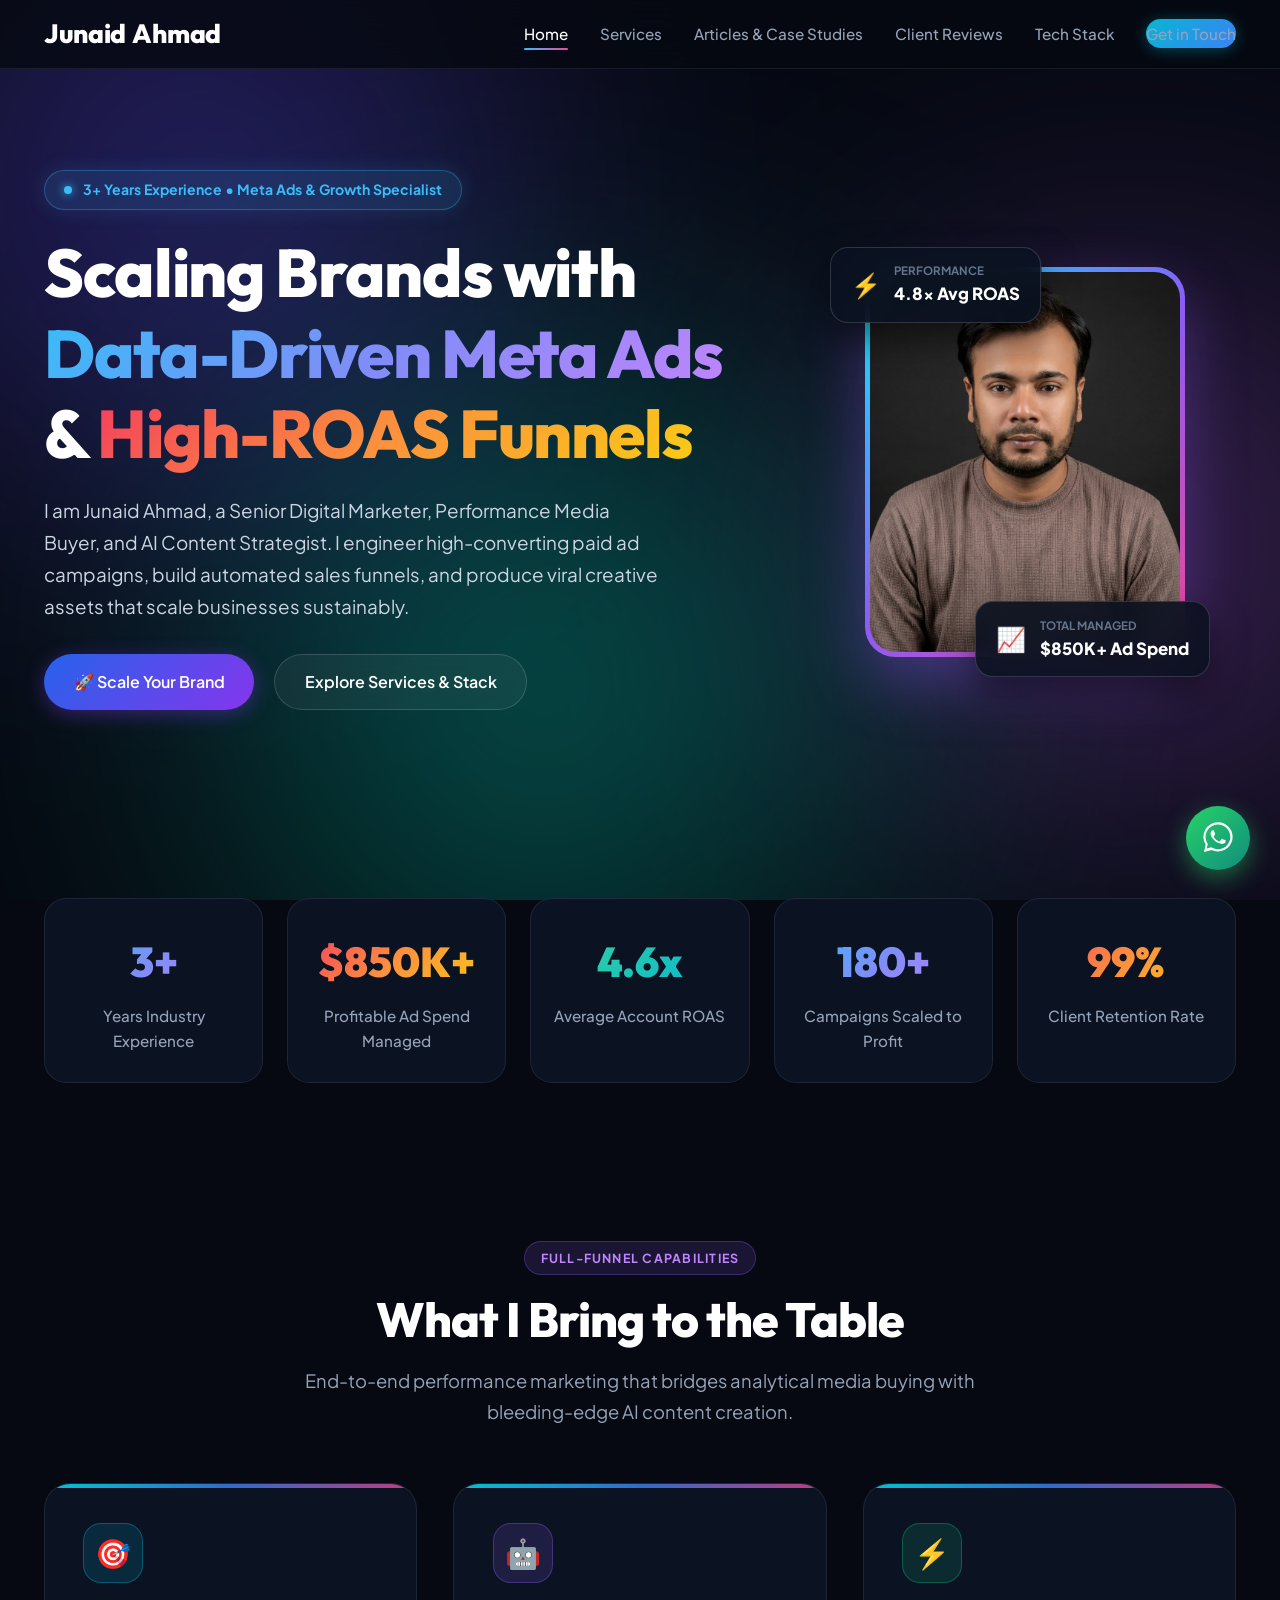
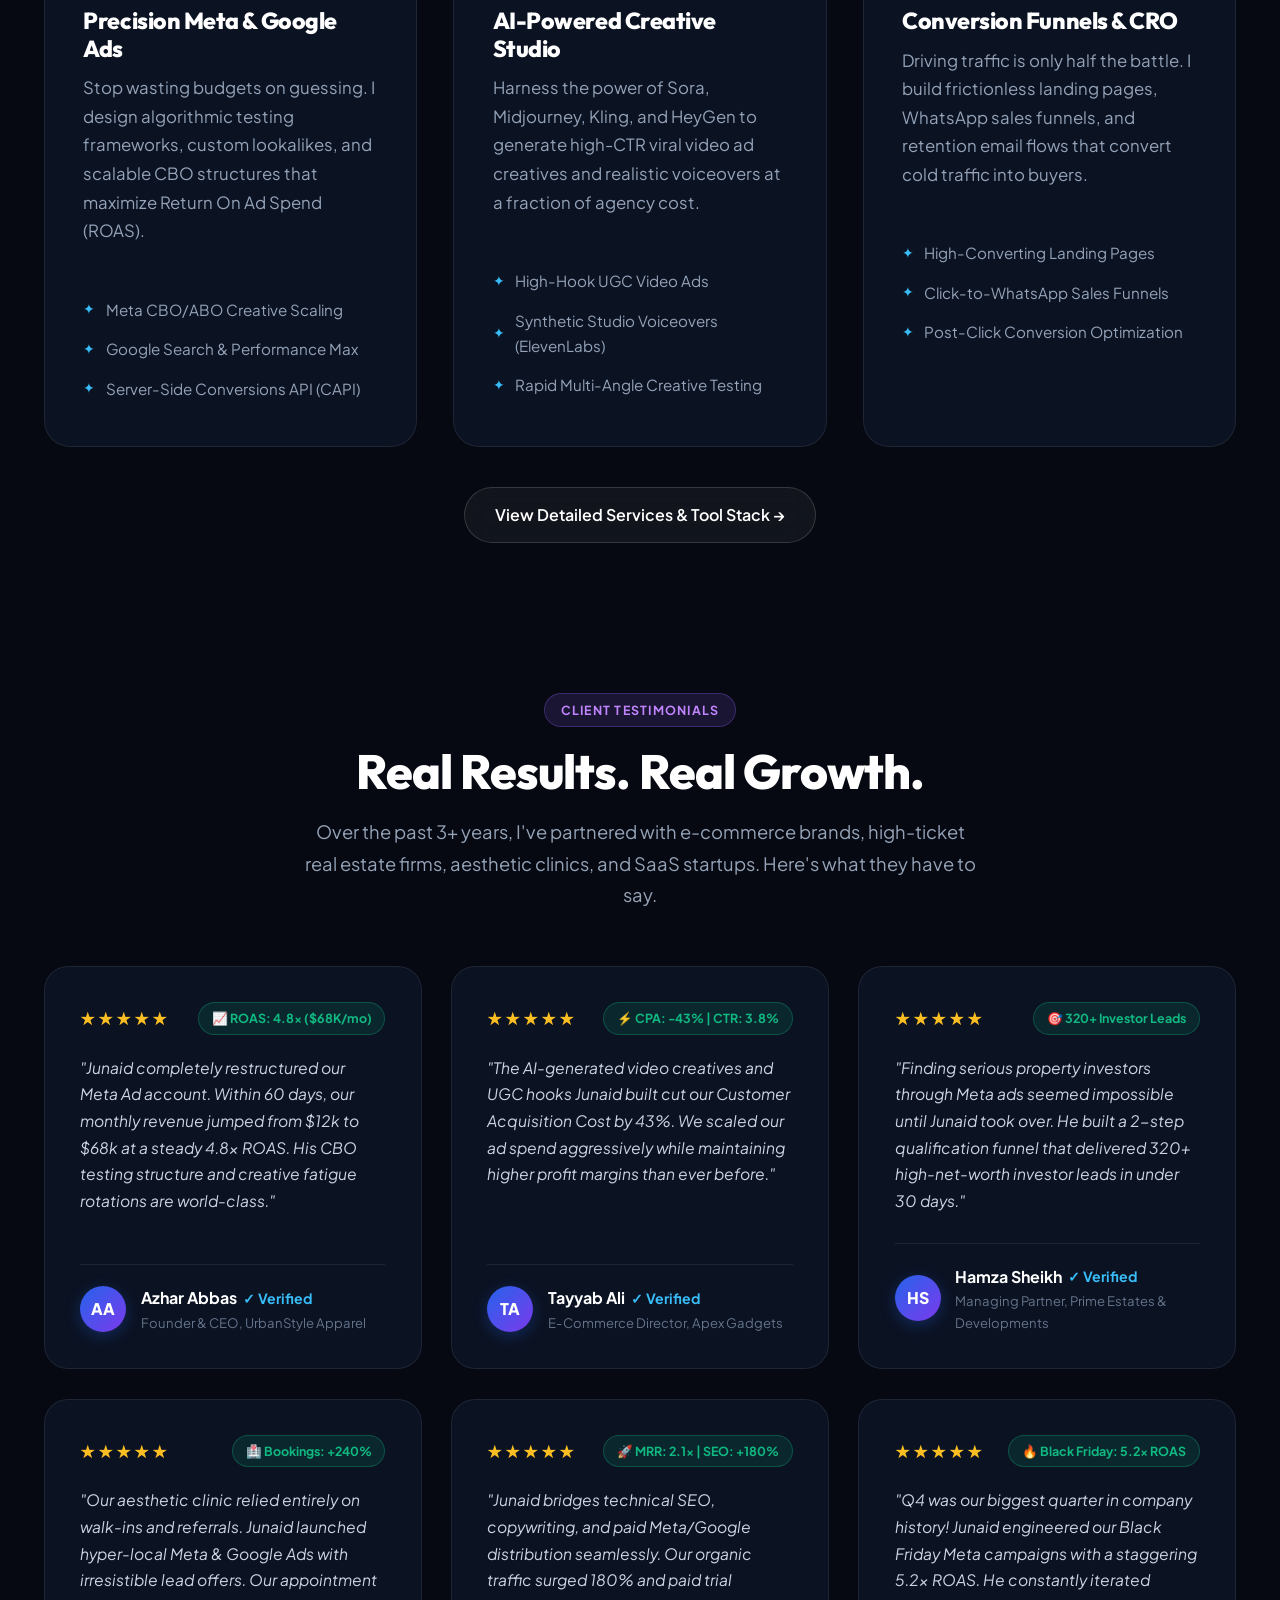
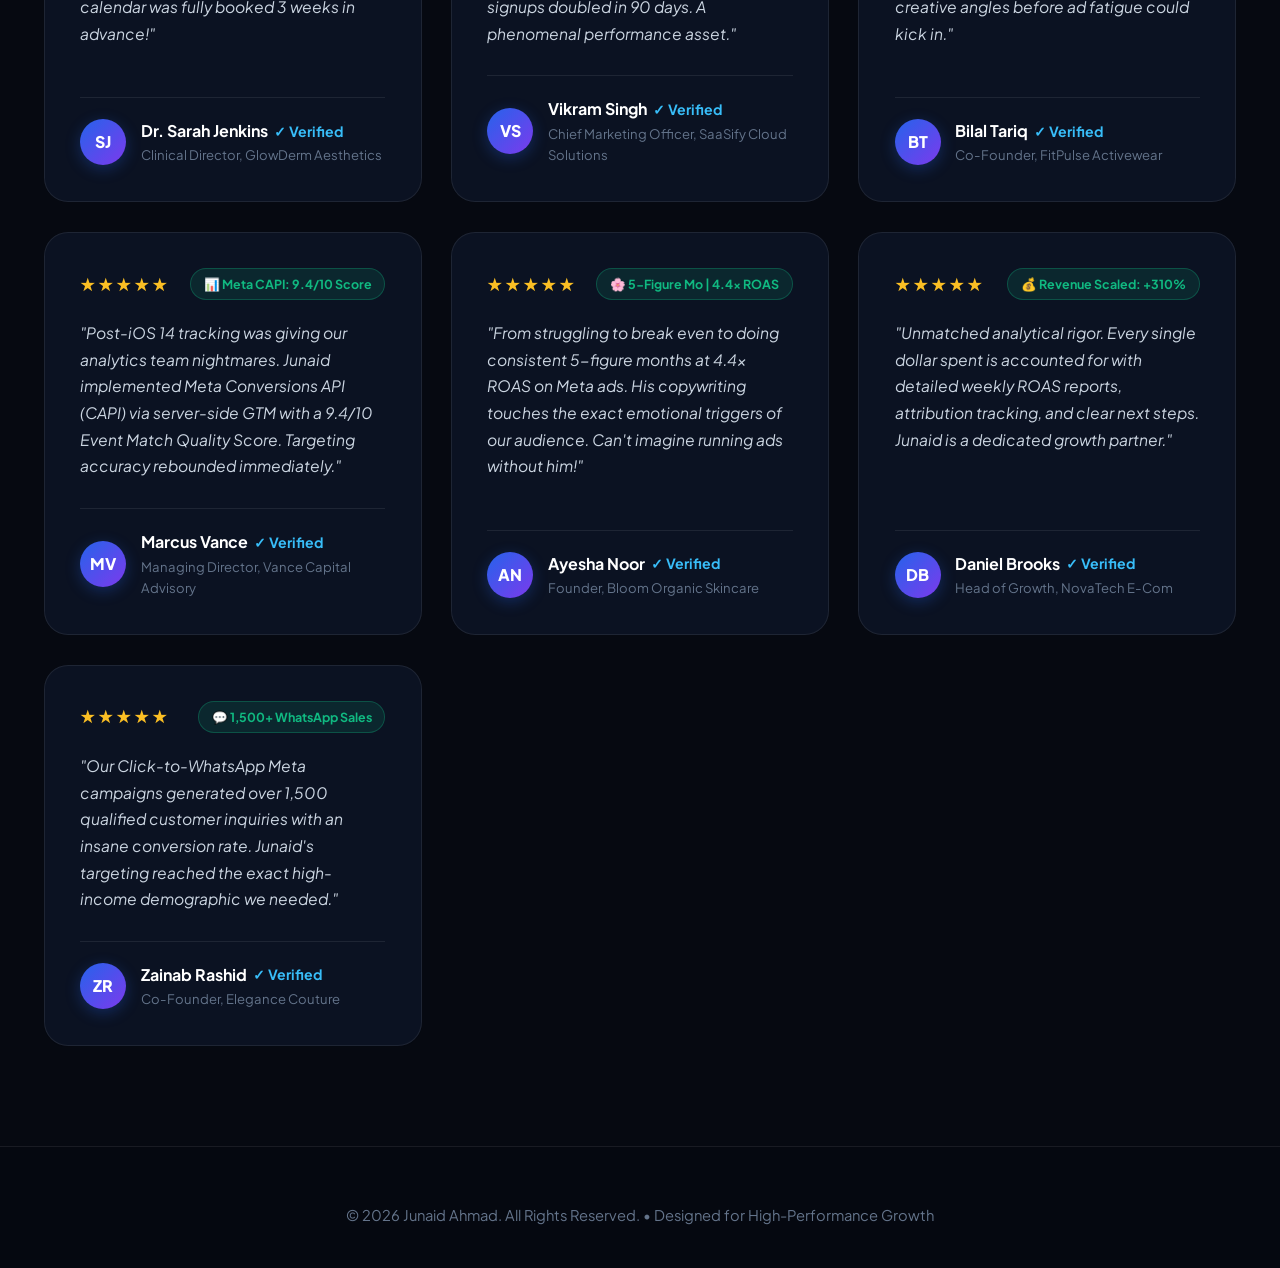
<file: index.html>
<!DOCTYPE html>
<html lang="en">
<head>
    <meta charset="UTF-8">
    <meta name="viewport" content="width=device-width, initial-scale=1.0">
    <title>Junaid Ahmad | Senior Digital Marketer & Meta Ads Specialist</title>
    <meta name="description" content="Portfolio of Junaid Ahmad: 3+ Years of Proven Experience in High-ROAS Meta Ads, Full-Funnel Growth, AI Creative Strategy, and SEO Content.">
    <link rel="stylesheet" href="style.css?v=4">
</head>
<body>
    <!-- Ambient Aurora Glows -->
    <div class="aurora-bg">
        <div class="aurora-orb orb-1"></div>
        <div class="aurora-orb orb-2"></div>
        <div class="aurora-orb orb-3"></div>
    </div>

    <!-- Navigation -->
    <nav class="navbar">
        <div class="container nav-container">
            <div class="logo">
                <a href="index.html">
                    Junaid <span>Ahmad</span>
                </a>
            </div>
            <ul class="nav-links">
                <li><a href="index.html" class="active">Home</a></li>
                <li><a href="services.html">Services</a></li>
                <li><a href="articles.html">Articles & Case Studies</a></li>
                <li><a href="#reviews">Client Reviews</a></li>
                <li><a href="services.html#stack">Tech Stack</a></li>
                <li><a href="contact.html" class="btn-small">Get in Touch</a></li>
            </ul>
        </div>
    </nav>

    <!-- Hero Section -->
    <header class="hero" id="home">
        <div class="container hero-container">
            <div class="hero-content">
                <div class="hero-pill">
                    <span class="pulse-dot"></span>
                    <span>3+ Years Experience • Meta Ads & Growth Specialist</span>
                </div>
                <h1>Scaling Brands with <span class="text-gradient">Data-Driven Meta Ads</span> & <span class="text-gradient-fire">High-ROAS Funnels</span></h1>
                <p>I am Junaid Ahmad, a Senior Digital Marketer, Performance Media Buyer, and AI Content Strategist. I engineer high-converting paid ad campaigns, build automated sales funnels, and produce viral creative assets that scale businesses sustainably.</p>
                
                <div class="hero-buttons">
                    <a href="contact.html" class="btn btn-primary">🚀 Scale Your Brand</a>
                    <a href="services.html" class="btn btn-secondary">Explore Services & Stack</a>
                </div>
            </div>

            <div class="hero-image-col">
                <div class="profile-card-wrapper">
                    <!-- Floating Stat Chip Top -->
                    <div class="float-chip float-top">
                        <span class="chip-icon">⚡</span>
                        <div class="chip-text">
                            <div class="sub">Performance</div>
                            <div class="val">4.8x Avg ROAS</div>
                        </div>
                    </div>

                    <img src="profile.jpg" alt="Junaid Ahmad - Performance Marketer" class="profile-img">

                    <!-- Floating Stat Chip Bottom -->
                    <div class="float-chip float-bottom">
                        <span class="chip-icon">📈</span>
                        <div class="chip-text">
                            <div class="sub">Total Managed</div>
                            <div class="val">$850K+ Ad Spend</div>
                        </div>
                    </div>
                </div>
            </div>
        </div>
    </header>

    <!-- Metrics & Experience Highlights Bar -->
    <section class="metrics-section">
        <div class="container">
            <div class="metrics-grid">
                <div class="metric-card">
                    <div class="metric-val text-gradient">3+</div>
                    <div class="metric-lbl">Years Industry Experience</div>
                </div>
                <div class="metric-card">
                    <div class="metric-val text-gradient-fire">$850K+</div>
                    <div class="metric-lbl">Profitable Ad Spend Managed</div>
                </div>
                <div class="metric-card">
                    <div class="metric-val text-gradient-emerald">4.6x</div>
                    <div class="metric-lbl">Average Account ROAS</div>
                </div>
                <div class="metric-card">
                    <div class="metric-val text-gradient">180+</div>
                    <div class="metric-lbl">Campaigns Scaled to Profit</div>
                </div>
                <div class="metric-card">
                    <div class="metric-val text-gradient-fire">99%</div>
                    <div class="metric-lbl">Client Retention Rate</div>
                </div>
            </div>
        </div>
    </section>

    <!-- Services Overview Quick Peek -->
    <section class="services-section" style="padding: 70px 0 50px;">
        <div class="container">
            <div class="section-header center">
                <span class="badge-tag">Full-Funnel Capabilities</span>
                <h2>What I Bring to the Table</h2>
                <p>End-to-end performance marketing that bridges analytical media buying with bleeding-edge AI content creation.</p>
            </div>

            <div class="services-grid">
                <div class="service-card">
                    <div class="service-icon-box icon-cyan">🎯</div>
                    <h3>Precision Meta & Google Ads</h3>
                    <p>Stop wasting budgets on guessing. I design algorithmic testing frameworks, custom lookalikes, and scalable CBO structures that maximize Return On Ad Spend (ROAS).</p>
                    <ul class="service-bullets">
                        <li>Meta CBO/ABO Creative Scaling</li>
                        <li>Google Search & Performance Max</li>
                        <li>Server-Side Conversions API (CAPI)</li>
                    </ul>
                </div>

                <div class="service-card">
                    <div class="service-icon-box icon-purple">🤖</div>
                    <h3>AI-Powered Creative Studio</h3>
                    <p>Harness the power of Sora, Midjourney, Kling, and HeyGen to generate high-CTR viral video ad creatives and realistic voiceovers at a fraction of agency cost.</p>
                    <ul class="service-bullets">
                        <li>High-Hook UGC Video Ads</li>
                        <li>Synthetic Studio Voiceovers (ElevenLabs)</li>
                        <li>Rapid Multi-Angle Creative Testing</li>
                    </ul>
                </div>

                <div class="service-card">
                    <div class="service-icon-box icon-emerald">⚡</div>
                    <h3>Conversion Funnels & CRO</h3>
                    <p>Driving traffic is only half the battle. I build frictionless landing pages, WhatsApp sales funnels, and retention email flows that convert cold traffic into buyers.</p>
                    <ul class="service-bullets">
                        <li>High-Converting Landing Pages</li>
                        <li>Click-to-WhatsApp Sales Funnels</li>
                        <li>Post-Click Conversion Optimization</li>
                    </ul>
                </div>
            </div>

            <div class="center" style="margin-top: 2.5rem;">
                <a href="services.html" class="btn btn-secondary">View Detailed Services & Tool Stack →</a>
            </div>
        </div>
    </section>

    <!-- Client Testimonials (10 In-Depth Reviews) -->
    <section id="reviews" class="reviews-section">
        <div class="container">
            <div class="section-header center">
                <span class="badge-tag">Client Testimonials</span>
                <h2>Real Results. Real Growth.</h2>
                <p>Over the past 3+ years, I've partnered with e-commerce brands, high-ticket real estate firms, aesthetic clinics, and SaaS startups. Here's what they have to say.</p>
            </div>

            <div class="reviews-grid">
                <!-- Review 1 -->
                <div class="review-card">
                    <div class="review-card-top">
                        <div class="review-stars">★★★★★</div>
                        <span class="review-stat-pill">📈 ROAS: 4.8x ($68K/mo)</span>
                    </div>
                    <p class="review-quote">"Junaid completely restructured our Meta Ad account. Within 60 days, our monthly revenue jumped from $12k to $68k at a steady 4.8x ROAS. His CBO testing structure and creative fatigue rotations are world-class."</p>
                    <div class="reviewer-meta">
                        <div class="reviewer-avatar">AA</div>
                        <div class="reviewer-details">
                            <div class="name">Azhar Abbas <span class="verified-badge">✓ Verified</span></div>
                            <div class="role">Founder & CEO, UrbanStyle Apparel</div>
                        </div>
                    </div>
                </div>

                <!-- Review 2 -->
                <div class="review-card">
                    <div class="review-card-top">
                        <div class="review-stars">★★★★★</div>
                        <span class="review-stat-pill">⚡ CPA: -43% | CTR: 3.8%</span>
                    </div>
                    <p class="review-quote">"The AI-generated video creatives and UGC hooks Junaid built cut our Customer Acquisition Cost by 43%. We scaled our ad spend aggressively while maintaining higher profit margins than ever before."</p>
                    <div class="reviewer-meta">
                        <div class="reviewer-avatar">TA</div>
                        <div class="reviewer-details">
                            <div class="name">Tayyab Ali <span class="verified-badge">✓ Verified</span></div>
                            <div class="role">E-Commerce Director, Apex Gadgets</div>
                        </div>
                    </div>
                </div>

                <!-- Review 3 -->
                <div class="review-card">
                    <div class="review-card-top">
                        <div class="review-stars">★★★★★</div>
                        <span class="review-stat-pill">🎯 320+ Investor Leads</span>
                    </div>
                    <p class="review-quote">"Finding serious property investors through Meta ads seemed impossible until Junaid took over. He built a 2-step qualification funnel that delivered 320+ high-net-worth investor leads in under 30 days."</p>
                    <div class="reviewer-meta">
                        <div class="reviewer-avatar">HS</div>
                        <div class="reviewer-details">
                            <div class="name">Hamza Sheikh <span class="verified-badge">✓ Verified</span></div>
                            <div class="role">Managing Partner, Prime Estates & Developments</div>
                        </div>
                    </div>
                </div>

                <!-- Review 4 -->
                <div class="review-card">
                    <div class="review-card-top">
                        <div class="review-stars">★★★★★</div>
                        <span class="review-stat-pill">🏥 Bookings: +240%</span>
                    </div>
                    <p class="review-quote">"Our aesthetic clinic relied entirely on walk-ins and referrals. Junaid launched hyper-local Meta & Google Ads with irresistible lead offers. Our appointment calendar was fully booked 3 weeks in advance!"</p>
                    <div class="reviewer-meta">
                        <div class="reviewer-avatar">SJ</div>
                        <div class="reviewer-details">
                            <div class="name">Dr. Sarah Jenkins <span class="verified-badge">✓ Verified</span></div>
                            <div class="role">Clinical Director, GlowDerm Aesthetics</div>
                        </div>
                    </div>
                </div>

                <!-- Review 5 -->
                <div class="review-card">
                    <div class="review-card-top">
                        <div class="review-stars">★★★★★</div>
                        <span class="review-stat-pill">🚀 MRR: 2.1x | SEO: +180%</span>
                    </div>
                    <p class="review-quote">"Junaid bridges technical SEO, copywriting, and paid Meta/Google distribution seamlessly. Our organic traffic surged 180% and paid trial signups doubled in 90 days. A phenomenal performance asset."</p>
                    <div class="reviewer-meta">
                        <div class="reviewer-avatar">VS</div>
                        <div class="reviewer-details">
                            <div class="name">Vikram Singh <span class="verified-badge">✓ Verified</span></div>
                            <div class="role">Chief Marketing Officer, SaaSify Cloud Solutions</div>
                        </div>
                    </div>
                </div>

                <!-- Review 6 -->
                <div class="review-card">
                    <div class="review-card-top">
                        <div class="review-stars">★★★★★</div>
                        <span class="review-stat-pill">🔥 Black Friday: 5.2x ROAS</span>
                    </div>
                    <p class="review-quote">"Q4 was our biggest quarter in company history! Junaid engineered our Black Friday Meta campaigns with a staggering 5.2x ROAS. He constantly iterated creative angles before ad fatigue could kick in."</p>
                    <div class="reviewer-meta">
                        <div class="reviewer-avatar">BT</div>
                        <div class="reviewer-details">
                            <div class="name">Bilal Tariq <span class="verified-badge">✓ Verified</span></div>
                            <div class="role">Co-Founder, FitPulse Activewear</div>
                        </div>
                    </div>
                </div>

                <!-- Review 7 -->
                <div class="review-card">
                    <div class="review-card-top">
                        <div class="review-stars">★★★★★</div>
                        <span class="review-stat-pill">📊 Meta CAPI: 9.4/10 Score</span>
                    </div>
                    <p class="review-quote">"Post-iOS 14 tracking was giving our analytics team nightmares. Junaid implemented Meta Conversions API (CAPI) via server-side GTM with a 9.4/10 Event Match Quality Score. Targeting accuracy rebounded immediately."</p>
                    <div class="reviewer-meta">
                        <div class="reviewer-avatar">MV</div>
                        <div class="reviewer-details">
                            <div class="name">Marcus Vance <span class="verified-badge">✓ Verified</span></div>
                            <div class="role">Managing Director, Vance Capital Advisory</div>
                        </div>
                    </div>
                </div>

                <!-- Review 8 -->
                <div class="review-card">
                    <div class="review-card-top">
                        <div class="review-stars">★★★★★</div>
                        <span class="review-stat-pill">🌸 5-Figure Mo | 4.4x ROAS</span>
                    </div>
                    <p class="review-quote">"From struggling to break even to doing consistent 5-figure months at 4.4x ROAS on Meta ads. His copywriting touches the exact emotional triggers of our audience. Can't imagine running ads without him!"</p>
                    <div class="reviewer-meta">
                        <div class="reviewer-avatar">AN</div>
                        <div class="reviewer-details">
                            <div class="name">Ayesha Noor <span class="verified-badge">✓ Verified</span></div>
                            <div class="role">Founder, Bloom Organic Skincare</div>
                        </div>
                    </div>
                </div>

                <!-- Review 9 -->
                <div class="review-card">
                    <div class="review-card-top">
                        <div class="review-stars">★★★★★</div>
                        <span class="review-stat-pill">💰 Revenue Scaled: +310%</span>
                    </div>
                    <p class="review-quote">"Unmatched analytical rigor. Every single dollar spent is accounted for with detailed weekly ROAS reports, attribution tracking, and clear next steps. Junaid is a dedicated growth partner."</p>
                    <div class="reviewer-meta">
                        <div class="reviewer-avatar">DB</div>
                        <div class="reviewer-details">
                            <div class="name">Daniel Brooks <span class="verified-badge">✓ Verified</span></div>
                            <div class="role">Head of Growth, NovaTech E-Com</div>
                        </div>
                    </div>
                </div>

                <!-- Review 10 -->
                <div class="review-card">
                    <div class="review-card-top">
                        <div class="review-stars">★★★★★</div>
                        <span class="review-stat-pill">💬 1,500+ WhatsApp Sales</span>
                    </div>
                    <p class="review-quote">"Our Click-to-WhatsApp Meta campaigns generated over 1,500 qualified customer inquiries with an insane conversion rate. Junaid's targeting reached the exact high-income demographic we needed."</p>
                    <div class="reviewer-meta">
                        <div class="reviewer-avatar">ZR</div>
                        <div class="reviewer-details">
                            <div class="name">Zainab Rashid <span class="verified-badge">✓ Verified</span></div>
                            <div class="role">Co-Founder, Elegance Couture</div>
                        </div>
                    </div>
                </div>
            </div>
        </div>
    </section>

    <!-- Floating WhatsApp Action -->
    <a href="https://wa.me/923027334996" target="_blank" class="whatsapp-float" title="Chat on WhatsApp with Junaid">
        <svg viewBox="0 0 32 32" width="36" height="36">
            <path d="M16 2a13 13 0 0 0-10.9 19.9L3.5 28.5l6.8-1.8A13 13 0 1 0 16 2zm0 24a11 11 0 0 1-5.6-1.5l-.4-.2-4.1 1.1 1.1-4-.3-.4A11 11 0 1 1 16 26zm6-8.2c-.3-.2-2-.9-2.3-1-.3-.1-.5-.2-.7.2s-1.2 1.5-1.5 1.8c-.2.3-.5.3-.8.2-.3-.2-1.4-.5-2.6-1.6-1-1-1.6-2.1-1.8-2.5-.2-.3 0-.4.1-.6.1-.2.3-.3.4-.5.1-.2.2-.3.3-.5.1-.2.2-.3.3-.5.1-.2.1-.3 0-.5s-.7-1.8-.9-2.5c-.2-.7-.4-.6-.6-.6h-.5c-.2 0-.6.1-.9.4s-1.1 1.1-1.1 2.6c0 1.6 1.1 3.1 1.3 3.3.2.3 2.2 3.4 5.4 4.8 2.2.9 3.1 1 4.2.9 1.1-.1 2-.8 2.3-1.6.3-.8.3-1.5.2-1.6-.1-.2-.3-.6-.5z" fill="#FFF"/>
        </svg>
    </a>

    <!-- Footer -->
    <footer>
        <div class="container center">
            <p>&copy; 2026 Junaid Ahmad. All Rights Reserved. • Designed for High-Performance Growth</p>
        </div>
    </footer>

    <script src="script.js?v=4"></script>
</body>
</html>
</file>
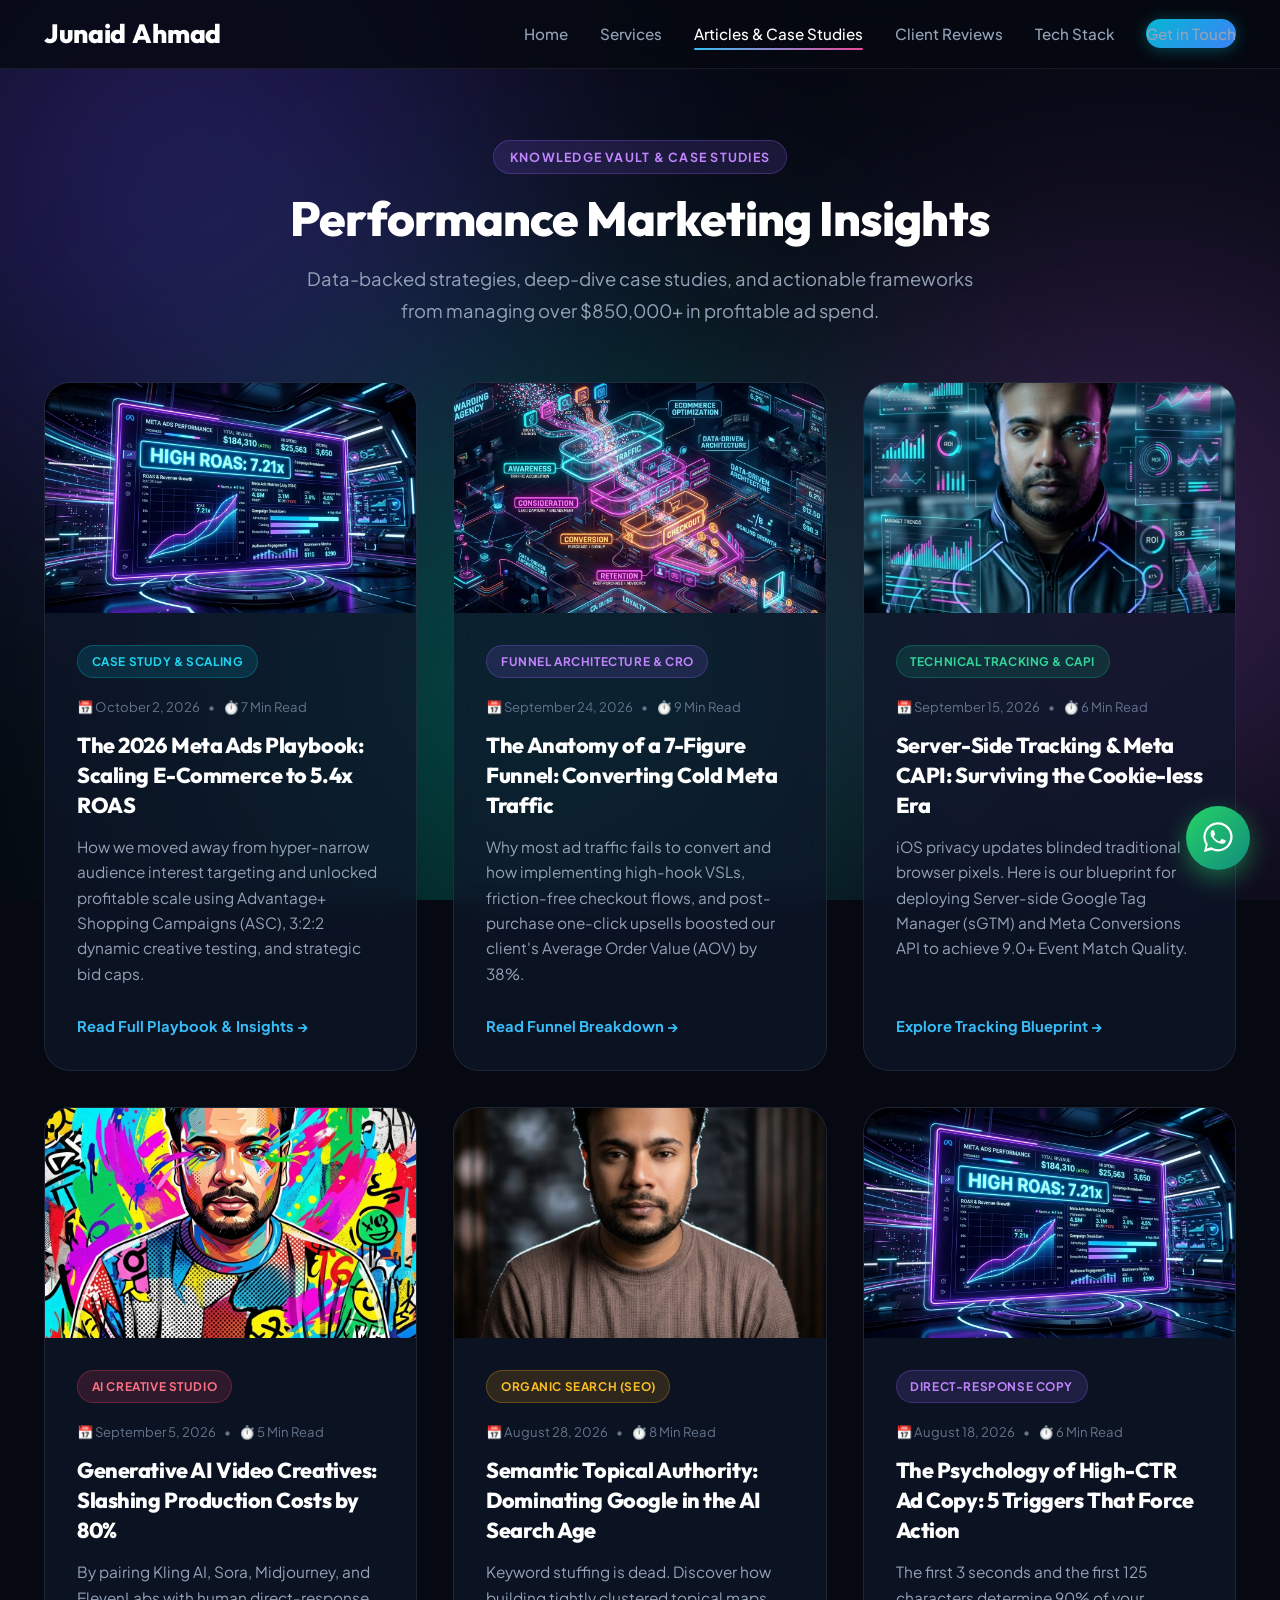
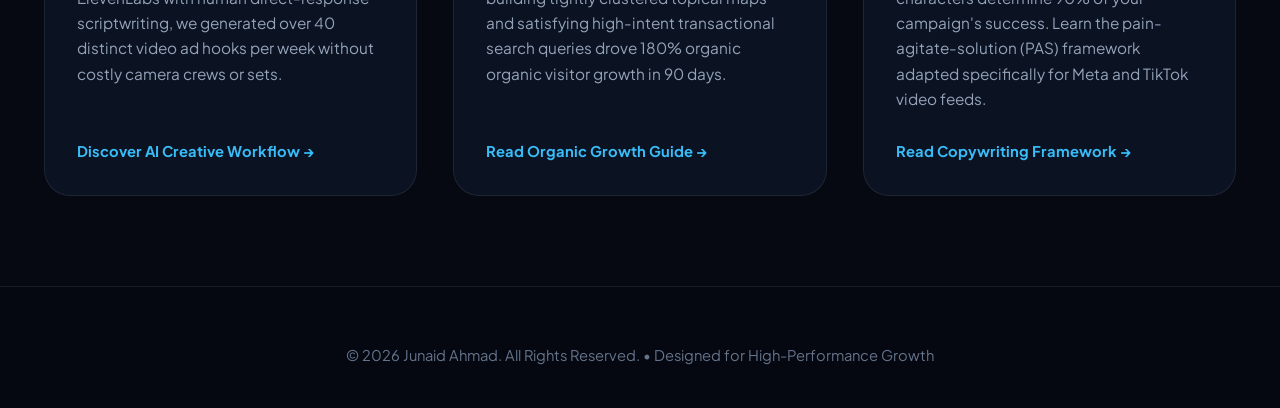
<file: articles.html>
<!DOCTYPE html>
<html lang="en">
<head>
    <meta charset="UTF-8">
    <meta name="viewport" content="width=device-width, initial-scale=1.0">
    <title>Articles & Case Studies | Junaid Ahmad</title>
    <meta name="description" content="In-depth Performance Marketing Playbooks, Meta Ads Scaling Case Studies, AI Creative Generation, and SEO Guides by Junaid Ahmad.">
    <link rel="stylesheet" href="style.css?v=4">
</head>
<body>
    <!-- Ambient Aurora Glows -->
    <div class="aurora-bg">
        <div class="aurora-orb orb-1"></div>
        <div class="aurora-orb orb-2"></div>
        <div class="aurora-orb orb-3"></div>
    </div>

    <!-- Navigation -->
    <nav class="navbar">
        <div class="container nav-container">
            <div class="logo">
                <a href="index.html">
                    Junaid <span>Ahmad</span>
                </a>
            </div>
            <ul class="nav-links">
                <li><a href="index.html">Home</a></li>
                <li><a href="services.html">Services</a></li>
                <li><a href="articles.html" class="active">Articles & Case Studies</a></li>
                <li><a href="index.html#reviews">Client Reviews</a></li>
                <li><a href="services.html#stack">Tech Stack</a></li>
                <li><a href="contact.html" class="btn-small">Get in Touch</a></li>
            </ul>
        </div>
    </nav>

    <!-- Articles Section -->
    <section class="articles-section">
        <div class="container">
            <div class="section-header center">
                <span class="badge-tag">Knowledge Vault & Case Studies</span>
                <h2>Performance Marketing Insights</h2>
                <p>Data-backed strategies, deep-dive case studies, and actionable frameworks from managing over $850,000+ in profitable ad spend.</p>
            </div>

            <div class="articles-grid">
                <!-- Article 1 -->
                <div class="article-card">
                    <div class="article-banner">
                        <img src="assets/meta_ads_playbook.jpg" alt="Meta Ads Playbook">
                    </div>
                    <div class="article-details">
                        <span class="article-tag tag-cyan">Case Study & Scaling</span>
                        <div class="article-date-row">
                            <span>📅 October 2, 2026</span> • <span>⏱️ 7 Min Read</span>
                        </div>
                        <h3>The 2026 Meta Ads Playbook: Scaling E-Commerce to 5.4x ROAS</h3>
                        <p>How we moved away from hyper-narrow audience interest targeting and unlocked profitable scale using Advantage+ Shopping Campaigns (ASC), 3:2:2 dynamic creative testing, and strategic bid caps.</p>
                        <a href="contact.html" class="article-link">Read Full Playbook & Insights →</a>
                    </div>
                </div>

                <!-- Article 2 -->
                <div class="article-card">
                    <div class="article-banner">
                        <img src="assets/funnel_cro_strategy.jpg" alt="Sales Funnel & CRO Architecture">
                    </div>
                    <div class="article-details">
                        <span class="article-tag tag-purple">Funnel Architecture & CRO</span>
                        <div class="article-date-row">
                            <span>📅 September 24, 2026</span> • <span>⏱️ 9 Min Read</span>
                        </div>
                        <h3>The Anatomy of a 7-Figure Funnel: Converting Cold Meta Traffic</h3>
                        <p>Why most ad traffic fails to convert and how implementing high-hook VSLs, friction-free checkout flows, and post-purchase one-click upsells boosted our client's Average Order Value (AOV) by 38%.</p>
                        <a href="contact.html" class="article-link">Read Funnel Breakdown →</a>
                    </div>
                </div>

                <!-- Article 3 -->
                <div class="article-card">
                    <div class="article-banner">
                        <img src="assets/profile_ai_marketing_1787990616278.jpg" alt="Tracking & Conversions API">
                    </div>
                    <div class="article-details">
                        <span class="article-tag tag-emerald">Technical Tracking & CAPI</span>
                        <div class="article-date-row">
                            <span>📅 September 15, 2026</span> • <span>⏱️ 6 Min Read</span>
                        </div>
                        <h3>Server-Side Tracking & Meta CAPI: Surviving the Cookie-less Era</h3>
                        <p>iOS privacy updates blinded traditional browser pixels. Here is our blueprint for deploying Server-side Google Tag Manager (sGTM) and Meta Conversions API to achieve 9.0+ Event Match Quality.</p>
                        <a href="contact.html" class="article-link">Explore Tracking Blueprint →</a>
                    </div>
                </div>

                <!-- Article 4 -->
                <div class="article-card">
                    <div class="article-banner">
                        <img src="assets/profile_creative_1787990633655.jpg" alt="Generative AI in Ad Creatives">
                    </div>
                    <div class="article-details">
                        <span class="article-tag tag-rose">AI Creative Studio</span>
                        <div class="article-date-row">
                            <span>📅 September 5, 2026</span> • <span>⏱️ 5 Min Read</span>
                        </div>
                        <h3>Generative AI Video Creatives: Slashing Production Costs by 80%</h3>
                        <p>By pairing Kling AI, Sora, Midjourney, and ElevenLabs with human direct-response scriptwriting, we generated over 40 distinct video ad hooks per week without costly camera crews or sets.</p>
                        <a href="contact.html" class="article-link">Discover AI Creative Workflow →</a>
                    </div>
                </div>

                <!-- Article 5 -->
                <div class="article-card">
                    <div class="article-banner">
                        <img src="assets/profile_studio_1787990675587.jpg" alt="Semantic SEO & Organic Traffic">
                    </div>
                    <div class="article-details">
                        <span class="article-tag tag-amber">Organic Search (SEO)</span>
                        <div class="article-date-row">
                            <span>📅 August 28, 2026</span> • <span>⏱️ 8 Min Read</span>
                        </div>
                        <h3>Semantic Topical Authority: Dominating Google in the AI Search Age</h3>
                        <p>Keyword stuffing is dead. Discover how building tightly clustered topical maps and satisfying high-intent transactional search queries drove 180% organic organic visitor growth in 90 days.</p>
                        <a href="contact.html" class="article-link">Read Organic Growth Guide →</a>
                    </div>
                </div>

                <!-- Article 6 -->
                <div class="article-card">
                    <div class="article-banner">
                        <img src="assets/meta_ads_playbook.jpg" alt="Direct Response Ad Copywriting">
                    </div>
                    <div class="article-details">
                        <span class="article-tag tag-purple">Direct-Response Copy</span>
                        <div class="article-date-row">
                            <span>📅 August 18, 2026</span> • <span>⏱️ 6 Min Read</span>
                        </div>
                        <h3>The Psychology of High-CTR Ad Copy: 5 Triggers That Force Action</h3>
                        <p>The first 3 seconds and the first 125 characters determine 90% of your campaign's success. Learn the pain-agitate-solution (PAS) framework adapted specifically for Meta and TikTok video feeds.</p>
                        <a href="contact.html" class="article-link">Read Copywriting Framework →</a>
                    </div>
                </div>
            </div>
        </div>
    </section>

    <!-- Floating WhatsApp Action -->
    <a href="https://wa.me/923027334996" target="_blank" class="whatsapp-float" title="Chat on WhatsApp with Junaid">
        <svg viewBox="0 0 32 32" width="36" height="36">
            <path d="M16 2a13 13 0 0 0-10.9 19.9L3.5 28.5l6.8-1.8A13 13 0 1 0 16 2zm0 24a11 11 0 0 1-5.6-1.5l-.4-.2-4.1 1.1 1.1-4-.3-.4A11 11 0 1 1 16 26zm6-8.2c-.3-.2-2-.9-2.3-1-.3-.1-.5-.2-.7.2s-1.2 1.5-1.5 1.8c-.2.3-.5.3-.8.2-.3-.2-1.4-.5-2.6-1.6-1-1-1.6-2.1-1.8-2.5-.2-.3 0-.4.1-.6.1-.2.3-.3.4-.5.1-.2.2-.3.3-.5.1-.2.2-.3.3-.5.1-.2.1-.3 0-.5s-.7-1.8-.9-2.5c-.2-.7-.4-.6-.6-.6h-.5c-.2 0-.6.1-.9.4s-1.1 1.1-1.1 2.6c0 1.6 1.1 3.1 1.3 3.3.2.3 2.2 3.4 5.4 4.8 2.2.9 3.1 1 4.2.9 1.1-.1 2-.8 2.3-1.6.3-.8.3-1.5.2-1.6-.1-.2-.3-.6-.5z" fill="#FFF"/>
        </svg>
    </a>

    <!-- Footer -->
    <footer>
        <div class="container center">
            <p>&copy; 2026 Junaid Ahmad. All Rights Reserved. • Designed for High-Performance Growth</p>
        </div>
    </footer>

    <script src="script.js?v=4"></script>
</body>
</html>
</file>
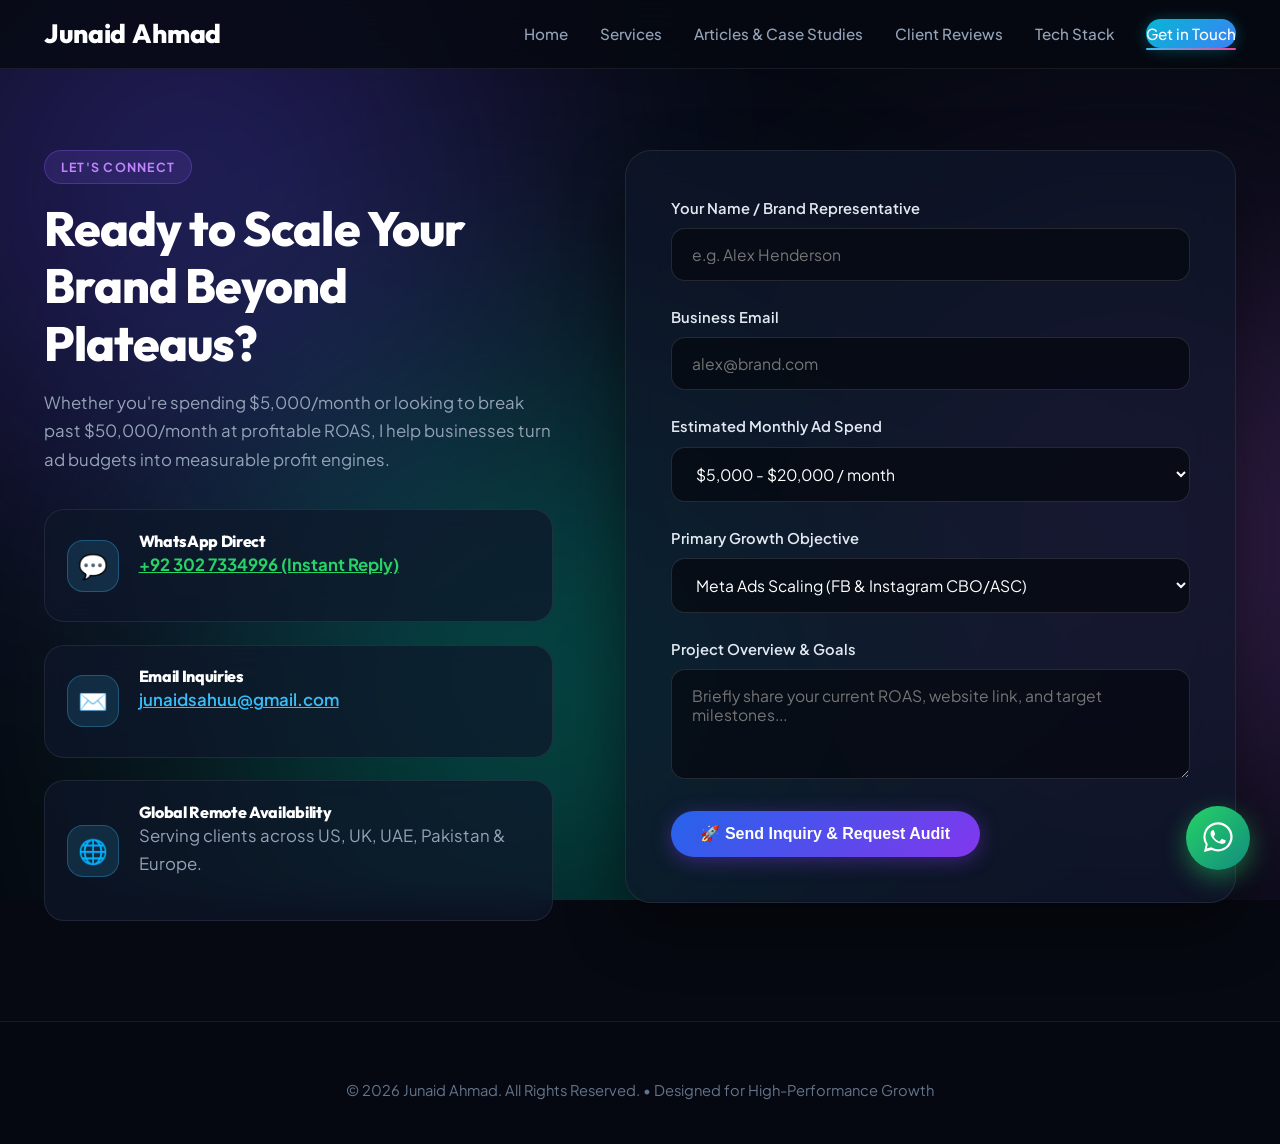
<file: contact.html>
<!DOCTYPE html>
<html lang="en">
<head>
    <meta charset="UTF-8">
    <meta name="viewport" content="width=device-width, initial-scale=1.0">
    <title>Contact & Consultations | Junaid Ahmad</title>
    <meta name="description" content="Get in touch with Junaid Ahmad for high-ROAS Meta Ads management, AI creative production, and full-funnel digital marketing strategy.">
    <link rel="stylesheet" href="style.css?v=4">
</head>
<body>
    <!-- Ambient Aurora Glows -->
    <div class="aurora-bg">
        <div class="aurora-orb orb-1"></div>
        <div class="aurora-orb orb-2"></div>
        <div class="aurora-orb orb-3"></div>
    </div>

    <!-- Navigation -->
    <nav class="navbar">
        <div class="container nav-container">
            <div class="logo">
                <a href="index.html">
                    Junaid <span>Ahmad</span>
                </a>
            </div>
            <ul class="nav-links">
                <li><a href="index.html">Home</a></li>
                <li><a href="services.html">Services</a></li>
                <li><a href="articles.html">Articles & Case Studies</a></li>
                <li><a href="index.html#reviews">Client Reviews</a></li>
                <li><a href="services.html#stack">Tech Stack</a></li>
                <li><a href="contact.html" class="active btn-small">Get in Touch</a></li>
            </ul>
        </div>
    </nav>

    <!-- Contact Section -->
    <section class="contact-section">
        <div class="container contact-grid">
            <div class="contact-info">
                <span class="badge-tag">Let's Connect</span>
                <h2>Ready to Scale Your Brand Beyond Plateaus?</h2>
                <p>Whether you're spending $5,000/month or looking to break past $50,000/month at profitable ROAS, I help businesses turn ad budgets into measurable profit engines.</p>
                
                <div class="contact-blocks">
                    <div class="contact-block">
                        <div class="contact-icon">💬</div>
                        <div>
                            <h4>WhatsApp Direct</h4>
                            <p><a href="https://wa.me/923027334996" target="_blank" style="color: #25D366; font-weight: 700;">+92 302 7334996 (Instant Reply)</a></p>
                        </div>
                    </div>

                    <div class="contact-block">
                        <div class="contact-icon">✉️</div>
                        <div>
                            <h4>Email Inquiries</h4>
                            <p><a href="mailto:junaidsahuu@gmail.com" style="color: #38bdf8; font-weight: 600;">junaidsahuu@gmail.com</a></p>
                        </div>
                    </div>

                    <div class="contact-block">
                        <div class="contact-icon">🌐</div>
                        <div>
                            <h4>Global Remote Availability</h4>
                            <p>Serving clients across US, UK, UAE, Pakistan & Europe.</p>
                        </div>
                    </div>
                </div>
            </div>

            <div class="contact-card-box">
                <form id="contactForm" onsubmit="handleFormSubmit(event)">
                    <div class="input-group">
                        <label for="name">Your Name / Brand Representative</label>
                        <input type="text" id="name" placeholder="e.g. Alex Henderson" required>
                    </div>

                    <div class="input-group">
                        <label for="email">Business Email</label>
                        <input type="email" id="email" placeholder="alex@brand.com" required>
                    </div>

                    <div class="input-group">
                        <label for="spend">Estimated Monthly Ad Spend</label>
                        <select id="spend">
                            <option value="5k-20k">$5,000 - $20,000 / month</option>
                            <option value="20k-50k">$20,000 - $50,000 / month</option>
                            <option value="50k+">$50,000+ / month (Enterprise Scale)</option>
                            <option value="under-5k">Under $5,000 / month (Early Stage)</option>
                        </select>
                    </div>

                    <div class="input-group">
                        <label for="service">Primary Growth Objective</label>
                        <select id="service">
                            <option value="meta-ads">Meta Ads Scaling (FB & Instagram CBO/ASC)</option>
                            <option value="ai-creative">AI Video Ad Creatives & UGC Production</option>
                            <option value="funnel-cro">Full-Funnel CRO & Landing Page Architecture</option>
                            <option value="capi-tracking">Server-Side Tracking & Meta CAPI Setup</option>
                            <option value="comprehensive">Comprehensive End-to-End Growth Management</option>
                        </select>
                    </div>

                    <div class="input-group">
                        <label for="message">Project Overview & Goals</label>
                        <textarea id="message" rows="4" placeholder="Briefly share your current ROAS, website link, and target milestones..." required></textarea>
                    </div>

                    <button type="submit" class="btn btn-primary form-btn">🚀 Send Inquiry & Request Audit</button>
                    <div id="formSuccess" style="display: none; margin-top: 1rem; color: #10b981; font-weight: 700; text-align: center;">
                        ✓ Inquiry received! Opening WhatsApp for instant direct confirmation...
                    </div>
                </form>
            </div>
        </div>
    </section>

    <!-- Floating WhatsApp Action -->
    <a href="https://wa.me/923027334996" target="_blank" class="whatsapp-float" title="Chat on WhatsApp with Junaid">
        <svg viewBox="0 0 32 32" width="36" height="36">
            <path d="M16 2a13 13 0 0 0-10.9 19.9L3.5 28.5l6.8-1.8A13 13 0 1 0 16 2zm0 24a11 11 0 0 1-5.6-1.5l-.4-.2-4.1 1.1 1.1-4-.3-.4A11 11 0 1 1 16 26zm6-8.2c-.3-.2-2-.9-2.3-1-.3-.1-.5-.2-.7.2s-1.2 1.5-1.5 1.8c-.2.3-.5.3-.8.2-.3-.2-1.4-.5-2.6-1.6-1-1-1.6-2.1-1.8-2.5-.2-.3 0-.4.1-.6.1-.2.3-.3.4-.5.1-.2.2-.3.3-.5.1-.2.2-.3.3-.5.1-.2.1-.3 0-.5s-.7-1.8-.9-2.5c-.2-.7-.4-.6-.6-.6h-.5c-.2 0-.6.1-.9.4s-1.1 1.1-1.1 2.6c0 1.6 1.1 3.1 1.3 3.3.2.3 2.2 3.4 5.4 4.8 2.2.9 3.1 1 4.2.9 1.1-.1 2-.8 2.3-1.6.3-.8.3-1.5.2-1.6-.1-.2-.3-.6-.5z" fill="#FFF"/>
        </svg>
    </a>

    <!-- Footer -->
    <footer>
        <div class="container center">
            <p>&copy; 2026 Junaid Ahmad. All Rights Reserved. • Designed for High-Performance Growth</p>
        </div>
    </footer>

    <script src="script.js?v=4"></script>
    <script>
        function handleFormSubmit(e) {
            e.preventDefault();
            const name = document.getElementById('name').value;
            const service = document.getElementById('service').value;
            const spend = document.getElementById('spend').value;
            const msg = document.getElementById('message').value;

            document.getElementById('formSuccess').style.display = 'block';

            // Optional forward to WhatsApp
            setTimeout(() => {
                const text = encodeURIComponent(`Hi Junaid! My name is ${name}. I am looking for ${service} (Ad Spend: ${spend}). Details: ${msg}`);
                window.open(`https://wa.me/923027334996?text=${text}`, '_blank');
            }, 1200);
        }
    </script>
</body>
</html>
</file>
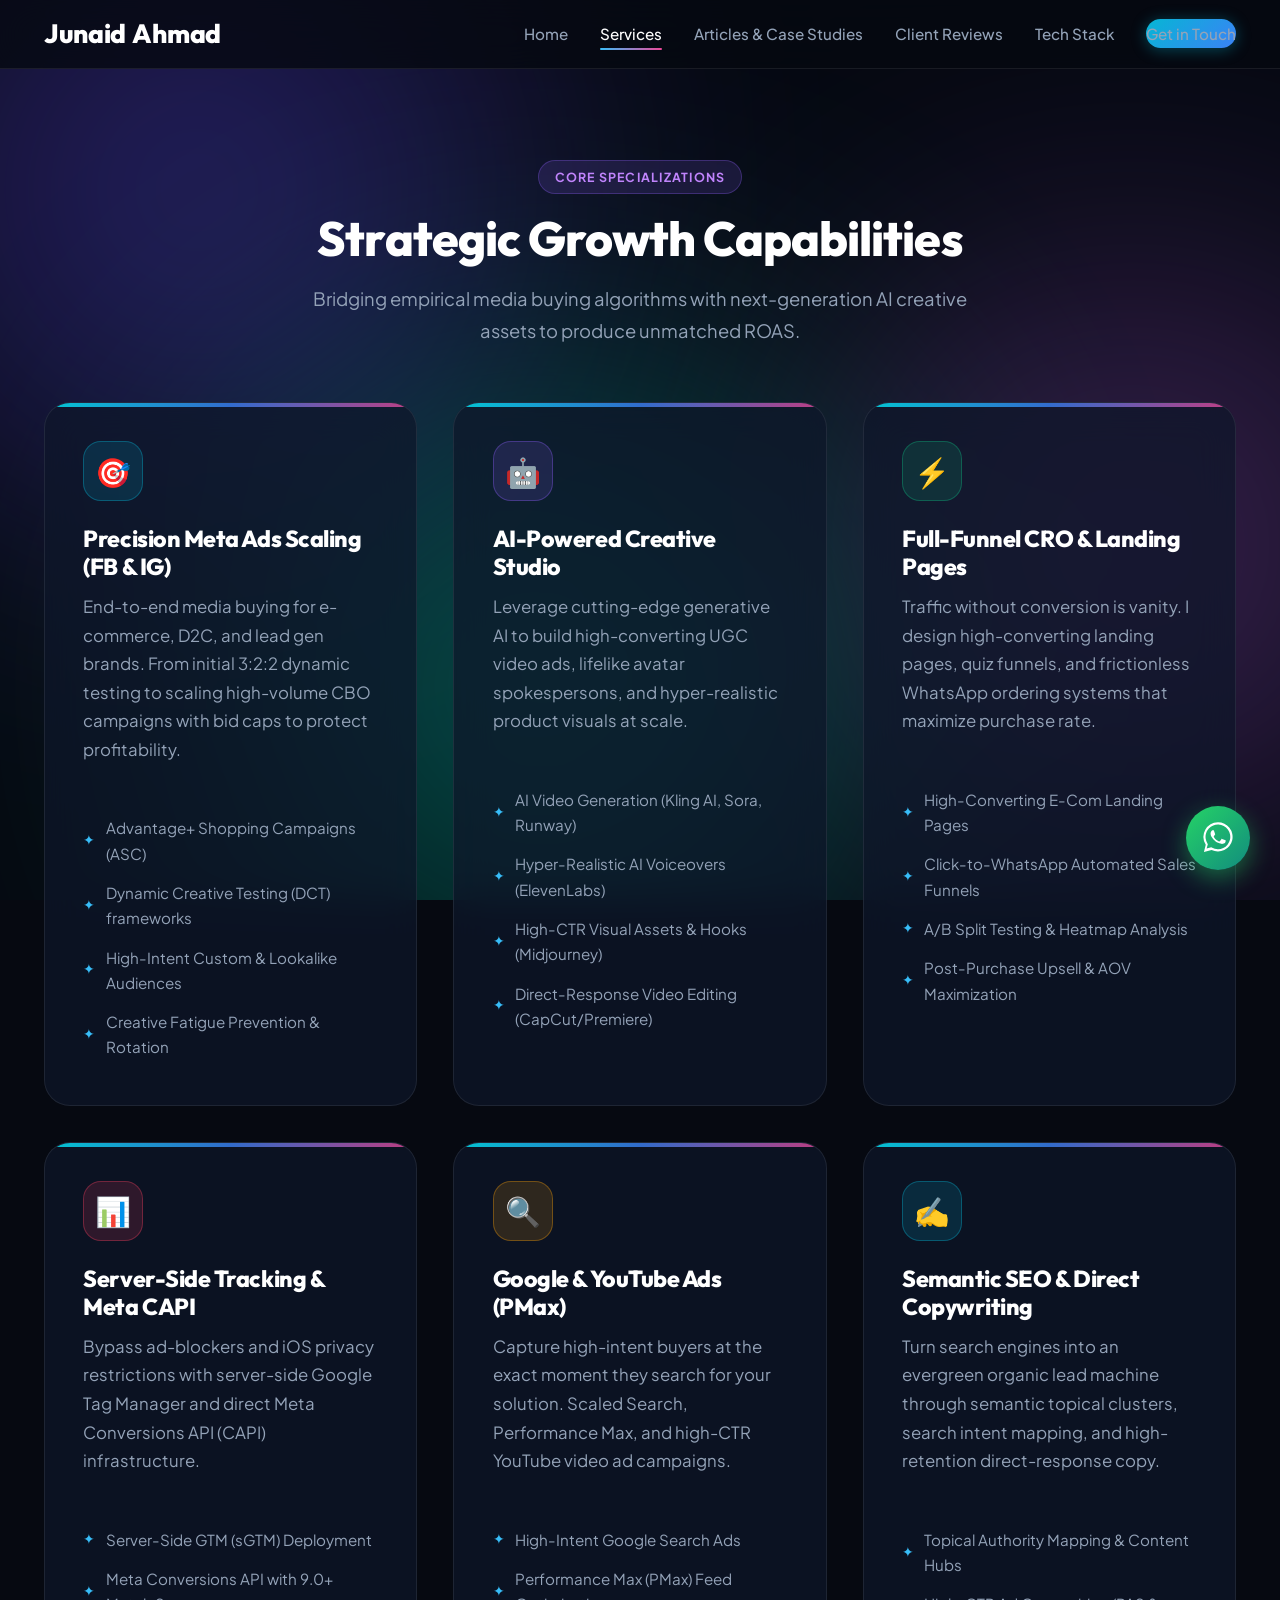
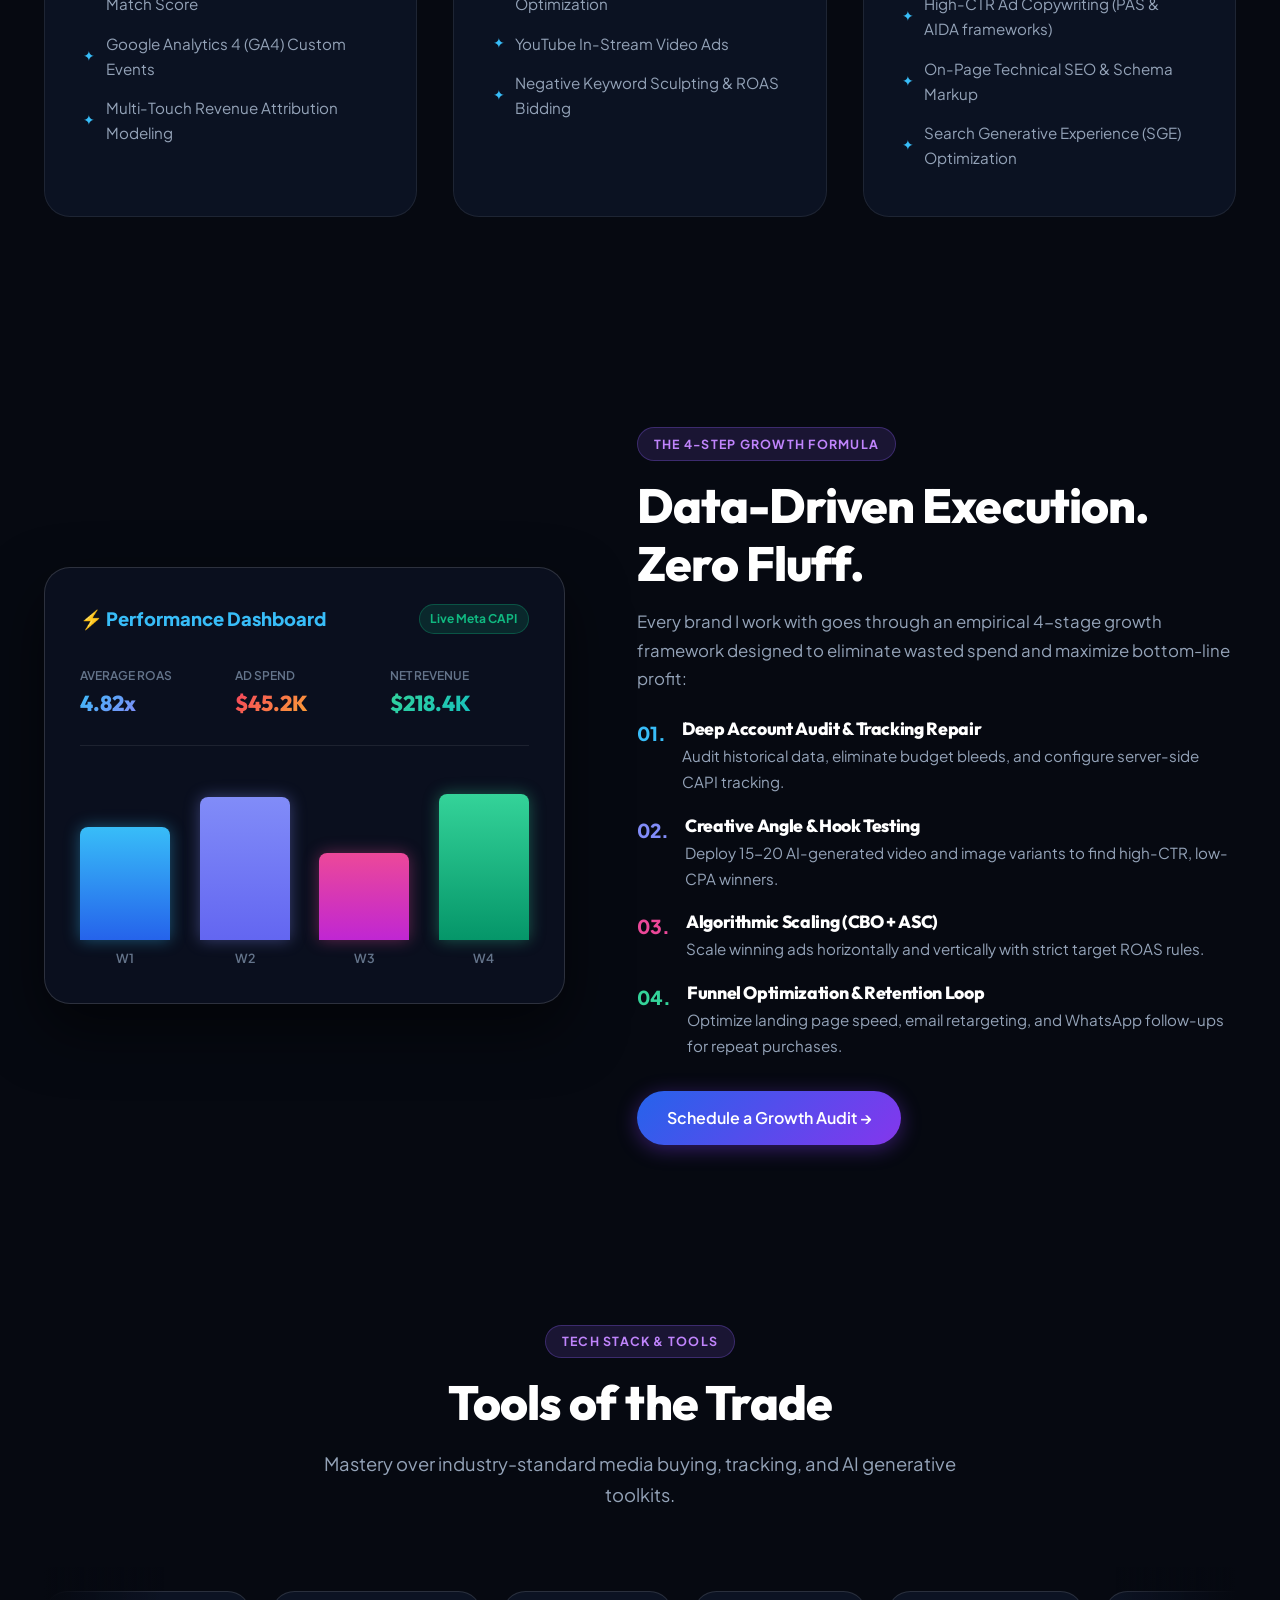
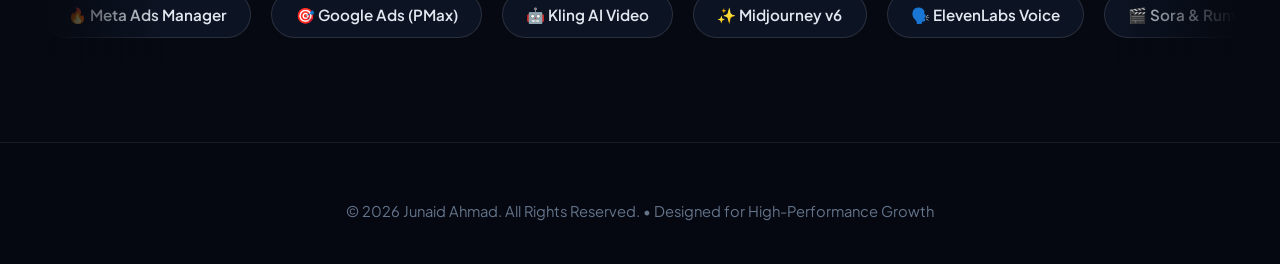
<file: services.html>
<!DOCTYPE html>
<html lang="en">
<head>
    <meta charset="UTF-8">
    <meta name="viewport" content="width=device-width, initial-scale=1.0">
    <title>Services & Expertise | Junaid Ahmad</title>
    <meta name="description" content="Explore Junaid Ahmad's digital marketing services: High-ROAS Meta Ads, Google Ads, AI Creative Production, CAPI Tracking, and Conversion Rate Optimization.">
    <link rel="stylesheet" href="style.css?v=4">
</head>
<body>
    <!-- Ambient Aurora Glows -->
    <div class="aurora-bg">
        <div class="aurora-orb orb-1"></div>
        <div class="aurora-orb orb-2"></div>
        <div class="aurora-orb orb-3"></div>
    </div>

    <!-- Navigation -->
    <nav class="navbar">
        <div class="container nav-container">
            <div class="logo">
                <a href="index.html">
                    Junaid <span>Ahmad</span>
                </a>
            </div>
            <ul class="nav-links">
                <li><a href="index.html">Home</a></li>
                <li><a href="services.html" class="active">Services</a></li>
                <li><a href="articles.html">Articles & Case Studies</a></li>
                <li><a href="index.html#reviews">Client Reviews</a></li>
                <li><a href="#stack">Tech Stack</a></li>
                <li><a href="contact.html" class="btn-small">Get in Touch</a></li>
            </ul>
        </div>
    </nav>

    <!-- Services Overview -->
    <section class="services-section" style="padding-top: 160px;">
        <div class="container">
            <div class="section-header center">
                <span class="badge-tag">Core Specializations</span>
                <h2>Strategic Growth Capabilities</h2>
                <p>Bridging empirical media buying algorithms with next-generation AI creative assets to produce unmatched ROAS.</p>
            </div>

            <div class="services-grid">
                <!-- Service 1 -->
                <div class="service-card">
                    <div class="service-icon-box icon-cyan">🎯</div>
                    <h3>Precision Meta Ads Scaling (FB & IG)</h3>
                    <p>End-to-end media buying for e-commerce, D2C, and lead gen brands. From initial 3:2:2 dynamic testing to scaling high-volume CBO campaigns with bid caps to protect profitability.</p>
                    <ul class="service-bullets">
                        <li>Advantage+ Shopping Campaigns (ASC)</li>
                        <li>Dynamic Creative Testing (DCT) frameworks</li>
                        <li>High-Intent Custom & Lookalike Audiences</li>
                        <li>Creative Fatigue Prevention & Rotation</li>
                    </ul>
                </div>

                <!-- Service 2 -->
                <div class="service-card">
                    <div class="service-icon-box icon-purple">🤖</div>
                    <h3>AI-Powered Creative Studio</h3>
                    <p>Leverage cutting-edge generative AI to build high-converting UGC video ads, lifelike avatar spokespersons, and hyper-realistic product visuals at scale.</p>
                    <ul class="service-bullets">
                        <li>AI Video Generation (Kling AI, Sora, Runway)</li>
                        <li>Hyper-Realistic AI Voiceovers (ElevenLabs)</li>
                        <li>High-CTR Visual Assets & Hooks (Midjourney)</li>
                        <li>Direct-Response Video Editing (CapCut/Premiere)</li>
                    </ul>
                </div>

                <!-- Service 3 -->
                <div class="service-card">
                    <div class="service-icon-box icon-emerald">⚡</div>
                    <h3>Full-Funnel CRO & Landing Pages</h3>
                    <p>Traffic without conversion is vanity. I design high-converting landing pages, quiz funnels, and frictionless WhatsApp ordering systems that maximize purchase rate.</p>
                    <ul class="service-bullets">
                        <li>High-Converting E-Com Landing Pages</li>
                        <li>Click-to-WhatsApp Automated Sales Funnels</li>
                        <li>A/B Split Testing & Heatmap Analysis</li>
                        <li>Post-Purchase Upsell & AOV Maximization</li>
                    </ul>
                </div>

                <!-- Service 4 -->
                <div class="service-card">
                    <div class="service-icon-box icon-rose">📊</div>
                    <h3>Server-Side Tracking & Meta CAPI</h3>
                    <p>Bypass ad-blockers and iOS privacy restrictions with server-side Google Tag Manager and direct Meta Conversions API (CAPI) infrastructure.</p>
                    <ul class="service-bullets">
                        <li>Server-Side GTM (sGTM) Deployment</li>
                        <li>Meta Conversions API with 9.0+ Match Score</li>
                        <li>Google Analytics 4 (GA4) Custom Events</li>
                        <li>Multi-Touch Revenue Attribution Modeling</li>
                    </ul>
                </div>

                <!-- Service 5 -->
                <div class="service-card">
                    <div class="service-icon-box icon-amber">🔍</div>
                    <h3>Google & YouTube Ads (PMax)</h3>
                    <p>Capture high-intent buyers at the exact moment they search for your solution. Scaled Search, Performance Max, and high-CTR YouTube video ad campaigns.</p>
                    <ul class="service-bullets">
                        <li>High-Intent Google Search Ads</li>
                        <li>Performance Max (PMax) Feed Optimization</li>
                        <li>YouTube In-Stream Video Ads</li>
                        <li>Negative Keyword Sculpting & ROAS Bidding</li>
                    </ul>
                </div>

                <!-- Service 6 -->
                <div class="service-card">
                    <div class="service-icon-box icon-cyan">✍️</div>
                    <h3>Semantic SEO & Direct Copywriting</h3>
                    <p>Turn search engines into an evergreen organic lead machine through semantic topical clusters, search intent mapping, and high-retention direct-response copy.</p>
                    <ul class="service-bullets">
                        <li>Topical Authority Mapping & Content Hubs</li>
                        <li>High-CTR Ad Copywriting (PAS & AIDA frameworks)</li>
                        <li>On-Page Technical SEO & Schema Markup</li>
                        <li>Search Generative Experience (SGE) Optimization</li>
                    </ul>
                </div>
            </div>
        </div>
    </section>

    <!-- Analytics & Growth Methodology -->
    <section class="about-section">
        <div class="container about-grid">
            <div class="dash-card">
                <div class="dash-top">
                    <div class="dash-title">
                        <span>⚡ Performance Dashboard</span>
                    </div>
                    <span class="dash-badge">Live Meta CAPI</span>
                </div>

                <div class="dash-kpis">
                    <div class="kpi-box">
                        <div class="label">Average ROAS</div>
                        <div class="val text-gradient">4.82x</div>
                    </div>
                    <div class="kpi-box">
                        <div class="label">Ad Spend</div>
                        <div class="val text-gradient-fire">$45.2K</div>
                    </div>
                    <div class="kpi-box">
                        <div class="label">Net Revenue</div>
                        <div class="val text-gradient-emerald">$218.4K</div>
                    </div>
                </div>

                <div class="dash-chart">
                    <div class="chart-bar-group">
                        <div class="chart-bar" style="height: 65%;"></div>
                        <span class="chart-day">W1</span>
                    </div>
                    <div class="chart-bar-group">
                        <div class="chart-bar" style="height: 82%;"></div>
                        <span class="chart-day">W2</span>
                    </div>
                    <div class="chart-bar-group">
                        <div class="chart-bar" style="height: 50%;"></div>
                        <span class="chart-day">W3</span>
                    </div>
                    <div class="chart-bar-group">
                        <div class="chart-bar" style="height: 94%;"></div>
                        <span class="chart-day">W4</span>
                    </div>
                </div>
            </div>

            <div class="about-info">
                <span class="badge-tag">The 4-Step Growth Formula</span>
                <h2>Data-Driven Execution. Zero Fluff.</h2>
                <p>Every brand I work with goes through an empirical 4-stage growth framework designed to eliminate wasted spend and maximize bottom-line profit:</p>
                
                <div style="display: flex; flex-direction: column; gap: 1.25rem; margin-top: 1.5rem;">
                    <div style="display: flex; gap: 1rem; align-items: flex-start;">
                        <span style="font-size: 1.2rem; color: #38bdf8; font-weight: 800;">01.</span>
                        <div>
                            <h4 style="font-size: 1.1rem; color: #fff; margin-bottom: 0.25rem;">Deep Account Audit & Tracking Repair</h4>
                            <p style="margin: 0; font-size: 0.95rem;">Audit historical data, eliminate budget bleeds, and configure server-side CAPI tracking.</p>
                        </div>
                    </div>

                    <div style="display: flex; gap: 1rem; align-items: flex-start;">
                        <span style="font-size: 1.2rem; color: #818cf8; font-weight: 800;">02.</span>
                        <div>
                            <h4 style="font-size: 1.1rem; color: #fff; margin-bottom: 0.25rem;">Creative Angle & Hook Testing</h4>
                            <p style="margin: 0; font-size: 0.95rem;">Deploy 15-20 AI-generated video and image variants to find high-CTR, low-CPA winners.</p>
                        </div>
                    </div>

                    <div style="display: flex; gap: 1rem; align-items: flex-start;">
                        <span style="font-size: 1.2rem; color: #ec4899; font-weight: 800;">03.</span>
                        <div>
                            <h4 style="font-size: 1.1rem; color: #fff; margin-bottom: 0.25rem;">Algorithmic Scaling (CBO + ASC)</h4>
                            <p style="margin: 0; font-size: 0.95rem;">Scale winning ads horizontally and vertically with strict target ROAS rules.</p>
                        </div>
                    </div>

                    <div style="display: flex; gap: 1rem; align-items: flex-start;">
                        <span style="font-size: 1.2rem; color: #34d399; font-weight: 800;">04.</span>
                        <div>
                            <h4 style="font-size: 1.1rem; color: #fff; margin-bottom: 0.25rem;">Funnel Optimization & Retention Loop</h4>
                            <p style="margin: 0; font-size: 0.95rem;">Optimize landing page speed, email retargeting, and WhatsApp follow-ups for repeat purchases.</p>
                        </div>
                    </div>
                </div>

                <div style="margin-top: 2rem;">
                    <a href="contact.html" class="btn btn-primary">Schedule a Growth Audit →</a>
                </div>
            </div>
        </div>
    </section>

    <!-- Tech Stack Marquee -->
    <section id="stack" class="tech-section">
        <div class="container">
            <div class="section-header center">
                <span class="badge-tag">Tech Stack & Tools</span>
                <h2>Tools of the Trade</h2>
                <p>Mastery over industry-standard media buying, tracking, and AI generative toolkits.</p>
            </div>

            <div class="marquee-wrap">
                <div class="marquee-track">
                    <span class="tech-chip">🔥 Meta Ads Manager</span>
                    <span class="tech-chip">🎯 Google Ads (PMax)</span>
                    <span class="tech-chip">🤖 Kling AI Video</span>
                    <span class="tech-chip">✨ Midjourney v6</span>
                    <span class="tech-chip">🗣️ ElevenLabs Voice</span>
                    <span class="tech-chip">🎬 Sora & RunwayML</span>
                    <span class="tech-chip">📊 Server-side GTM</span>
                    <span class="tech-chip">⚡ Meta CAPI</span>
                    <span class="tech-chip">📈 Google Analytics 4</span>
                    <span class="tech-chip">💬 WhatsApp Business API</span>
                    <span class="tech-chip">🧠 Claude 3.5 Sonnet</span>
                    <span class="tech-chip">🚀 ChatGPT-4o</span>
                    <span class="tech-chip">✂️ CapCut Pro</span>
                    <span class="tech-chip">🔍 Semrush SEO</span>
                    <!-- Duplicate for infinite marquee loop -->
                    <span class="tech-chip">🔥 Meta Ads Manager</span>
                    <span class="tech-chip">🎯 Google Ads (PMax)</span>
                    <span class="tech-chip">🤖 Kling AI Video</span>
                    <span class="tech-chip">✨ Midjourney v6</span>
                    <span class="tech-chip">🗣️ ElevenLabs Voice</span>
                    <span class="tech-chip">🎬 Sora & RunwayML</span>
                    <span class="tech-chip">📊 Server-side GTM</span>
                    <span class="tech-chip">⚡ Meta CAPI</span>
                    <span class="tech-chip">📈 Google Analytics 4</span>
                    <span class="tech-chip">💬 WhatsApp Business API</span>
                    <span class="tech-chip">🧠 Claude 3.5 Sonnet</span>
                    <span class="tech-chip">🚀 ChatGPT-4o</span>
                    <span class="tech-chip">✂️ CapCut Pro</span>
                    <span class="tech-chip">🔍 Semrush SEO</span>
                </div>
            </div>
        </div>
    </section>

    <!-- Floating WhatsApp Action -->
    <a href="https://wa.me/923027334996" target="_blank" class="whatsapp-float" title="Chat on WhatsApp with Junaid">
        <svg viewBox="0 0 32 32" width="36" height="36">
            <path d="M16 2a13 13 0 0 0-10.9 19.9L3.5 28.5l6.8-1.8A13 13 0 1 0 16 2zm0 24a11 11 0 0 1-5.6-1.5l-.4-.2-4.1 1.1 1.1-4-.3-.4A11 11 0 1 1 16 26zm6-8.2c-.3-.2-2-.9-2.3-1-.3-.1-.5-.2-.7.2s-1.2 1.5-1.5 1.8c-.2.3-.5.3-.8.2-.3-.2-1.4-.5-2.6-1.6-1-1-1.6-2.1-1.8-2.5-.2-.3 0-.4.1-.6.1-.2.3-.3.4-.5.1-.2.2-.3.3-.5.1-.2.2-.3.3-.5.1-.2.1-.3 0-.5s-.7-1.8-.9-2.5c-.2-.7-.4-.6-.6-.6h-.5c-.2 0-.6.1-.9.4s-1.1 1.1-1.1 2.6c0 1.6 1.1 3.1 1.3 3.3.2.3 2.2 3.4 5.4 4.8 2.2.9 3.1 1 4.2.9 1.1-.1 2-.8 2.3-1.6.3-.8.3-1.5.2-1.6-.1-.2-.3-.6-.5z" fill="#FFF"/>
        </svg>
    </a>

    <!-- Footer -->
    <footer>
        <div class="container center">
            <p>&copy; 2026 Junaid Ahmad. All Rights Reserved. • Designed for High-Performance Growth</p>
        </div>
    </footer>

    <script src="script.js?v=4"></script>
</body>
</html>
</file>
<file: style.css>
@import url('https://fonts.googleapis.com/css2?family=Outfit:wght@300;400;500;600;700;800;900&family=Plus+Jakarta+Sans:wght@400;500;600;700&display=swap');

:root {
    --bg-main: #060911;
    --bg-surface: #0b1120;
    --card-bg: rgba(15, 23, 42, 0.72);
    --card-hover: rgba(30, 41, 59, 0.85);
    --border-color: rgba(255, 255, 255, 0.08);
    --border-glow: rgba(56, 189, 248, 0.35);
    
    --text-primary: #f8fafc;
    --text-secondary: #94a3b8;
    --text-muted: #64748b;
    
    /* Vibrant Neon & Gradient Accents */
    --cyan: #00f2fe;
    --blue: #3b82f6;
    --violet: #8b5cf6;
    --magenta: #ec4899;
    --emerald: #10b981;
    --amber: #f59e0b;
    
    --font-heading: 'Outfit', sans-serif;
    --font-body: 'Plus Jakarta Sans', sans-serif;
    --transition: all 0.3s cubic-bezier(0.4, 0, 0.2, 1);
}

* {
    margin: 0;
    padding: 0;
    box-sizing: border-box;
}

html {
    scroll-behavior: smooth;
}

body {
    background-color: var(--bg-main);
    color: var(--text-primary);
    font-family: var(--font-body);
    line-height: 1.65;
    overflow-x: hidden;
    position: relative;
    min-height: 100vh;
}

/* Custom Scrollbar */
::-webkit-scrollbar {
    width: 9px;
}
::-webkit-scrollbar-track {
    background: #060911;
}
::-webkit-scrollbar-thumb {
    background: linear-gradient(180deg, #3b82f6, #8b5cf6, #ec4899);
    border-radius: 6px;
}

/* Ambient Aurora Glows */
.aurora-bg {
    position: fixed;
    top: 0;
    left: 0;
    width: 100%;
    height: 100%;
    pointer-events: none;
    z-index: -1;
    overflow: hidden;
}

.aurora-orb {
    position: absolute;
    border-radius: 50%;
    filter: blur(140px);
    opacity: 0.35;
    animation: orbFloat 16s ease-in-out infinite alternate;
}

.orb-1 {
    width: 650px;
    height: 650px;
    top: -15%;
    left: -10%;
    background: radial-gradient(circle, #2563eb 0%, #7c3aed 60%, transparent 80%);
}

.orb-2 {
    width: 550px;
    height: 550px;
    top: 30%;
    right: -10%;
    background: radial-gradient(circle, #ec4899 0%, #8b5cf6 60%, transparent 80%);
    animation-delay: -6s;
}

.orb-3 {
    width: 700px;
    height: 700px;
    bottom: -15%;
    left: 15%;
    background: radial-gradient(circle, #00f2fe 0%, #059669 60%, transparent 80%);
    animation-delay: -11s;
}

@keyframes orbFloat {
    0% { transform: translate(0, 0) scale(1); }
    50% { transform: translate(50px, 40px) scale(1.08); }
    100% { transform: translate(-40px, 60px) scale(0.95); }
}

.container {
    max-width: 1240px;
    margin: 0 auto;
    padding: 0 1.5rem;
}

.center {
    text-align: center;
}

/* Typography */
h1, h2, h3, h4, .logo {
    font-family: var(--font-heading);
    font-weight: 800;
    line-height: 1.2;
    letter-spacing: -0.02em;
    color: #fff;
}

h1 {
    font-size: clamp(2.6rem, 5.5vw, 4.2rem);
    margin-bottom: 1.25rem;
}

h2 {
    font-size: clamp(2.1rem, 3.8vw, 3rem);
    margin-bottom: 1rem;
}

h3 {
    font-size: 1.45rem;
    margin-bottom: 0.75rem;
}

p {
    color: var(--text-secondary);
    font-size: 1.05rem;
    line-height: 1.7;
    margin-bottom: 1.25rem;
}

/* Vibrant Text Gradients */
.text-gradient {
    background: linear-gradient(135deg, #38bdf8 0%, #818cf8 50%, #c084fc 100%);
    -webkit-background-clip: text;
    -webkit-text-fill-color: transparent;
}

.text-gradient-fire {
    background: linear-gradient(135deg, #f43f5e 0%, #fb923c 50%, #facc15 100%);
    -webkit-background-clip: text;
    -webkit-text-fill-color: transparent;
}

.text-gradient-emerald {
    background: linear-gradient(135deg, #34d399 0%, #06b6d4 100%);
    -webkit-background-clip: text;
    -webkit-text-fill-color: transparent;
}

/* Header & Navbar */
.navbar {
    position: fixed;
    top: 0;
    left: 0;
    width: 100%;
    z-index: 1000;
    padding: 1.15rem 0;
    backdrop-filter: blur(20px);
    -webkit-backdrop-filter: blur(20px);
    background: rgba(6, 9, 17, 0.8);
    border-bottom: 1px solid var(--border-color);
    transition: var(--transition);
}

.nav-container {
    display: flex;
    justify-content: space-between;
    align-items: center;
}

.logo a {
    font-size: 1.65rem;
    color: #fff;
    text-decoration: none;
    display: flex;
    align-items: center;
    gap: 0.4rem;
}

.logo-badge {
    font-size: 0.72rem;
    font-weight: 700;
    background: linear-gradient(135deg, #2563eb, #7c3aed);
    color: #fff;
    padding: 0.2rem 0.55rem;
    border-radius: 6px;
    letter-spacing: 0.05em;
}

.nav-links {
    display: flex;
    align-items: center;
    gap: 2rem;
    list-style: none;
}

.nav-links a {
    color: var(--text-secondary);
    text-decoration: none;
    font-weight: 500;
    font-size: 0.95rem;
    transition: var(--transition);
    position: relative;
    padding: 0.3rem 0;
}

.nav-links a:hover,
.nav-links a.active {
    color: #fff;
}

.nav-links a.active::after {
    content: '';
    position: absolute;
    bottom: -2px;
    left: 0;
    width: 100%;
    height: 2px;
    background: linear-gradient(90deg, #38bdf8, #ec4899);
    border-radius: 2px;
}

/* Buttons */
.btn {
    display: inline-flex;
    align-items: center;
    justify-content: center;
    gap: 0.6rem;
    padding: 0.85rem 1.85rem;
    border-radius: 50px;
    font-weight: 600;
    font-size: 1rem;
    text-decoration: none;
    cursor: pointer;
    transition: var(--transition);
    border: none;
    position: relative;
    overflow: hidden;
}

.btn-primary {
    background: linear-gradient(135deg, #2563eb 0%, #7c3aed 50%, #db2777 100%);
    background-size: 200% auto;
    color: #fff;
    box-shadow: 0 4px 20px rgba(124, 58, 237, 0.4);
}

.btn-primary:hover {
    background-position: right center;
    transform: translateY(-2px);
    box-shadow: 0 8px 30px rgba(219, 39, 119, 0.5);
}

.btn-secondary {
    background: rgba(255, 255, 255, 0.05);
    color: #fff;
    border: 1px solid rgba(255, 255, 255, 0.15);
    backdrop-filter: blur(12px);
}

.btn-secondary:hover {
    background: rgba(255, 255, 255, 0.12);
    border-color: rgba(56, 189, 248, 0.5);
    color: #38bdf8;
    transform: translateY(-2px);
}

.btn-small {
    padding: 0.55rem 1.35rem;
    border-radius: 50px;
    font-size: 0.88rem;
    font-weight: 600;
    background: linear-gradient(135deg, #06b6d4, #3b82f6);
    color: #fff;
    text-decoration: none;
    box-shadow: 0 2px 15px rgba(6, 182, 212, 0.35);
    transition: var(--transition);
}

.btn-small:hover {
    transform: translateY(-2px);
    box-shadow: 0 5px 22px rgba(6, 182, 212, 0.6);
}

.btn-outline {
    background: transparent;
    color: #38bdf8;
    border: 1px solid #38bdf8;
}

.btn-outline:hover {
    background: #38bdf8;
    color: #060911;
    transform: translateY(-2px);
}

/* Hero Section */
.hero {
    padding: 170px 0 80px;
    position: relative;
}

.hero-container {
    display: grid;
    grid-template-columns: 1.25fr 0.75fr;
    gap: 4rem;
    align-items: center;
}

.hero-pill {
    display: inline-flex;
    align-items: center;
    gap: 0.65rem;
    padding: 0.45rem 1.2rem;
    border-radius: 50px;
    background: rgba(56, 189, 248, 0.12);
    border: 1px solid rgba(56, 189, 248, 0.3);
    color: #38bdf8;
    font-size: 0.88rem;
    font-weight: 700;
    margin-bottom: 1.4rem;
    box-shadow: 0 0 20px rgba(56, 189, 248, 0.15);
}

.pulse-dot {
    width: 8px;
    height: 8px;
    border-radius: 50%;
    background-color: #38bdf8;
    box-shadow: 0 0 10px #38bdf8;
    animation: dotPulse 1.6s infinite;
}

@keyframes dotPulse {
    0% { transform: scale(0.9); opacity: 0.7; }
    50% { transform: scale(1.4); opacity: 1; }
    100% { transform: scale(0.9); opacity: 0.7; }
}

.hero-content p {
    font-size: 1.18rem;
    max-width: 620px;
    margin-bottom: 2rem;
    color: #cbd5e1;
}

.hero-buttons {
    display: flex;
    gap: 1.25rem;
    flex-wrap: wrap;
    margin-bottom: 2.75rem;
}

.hero-image-col {
    position: relative;
    display: flex;
    justify-content: center;
}

.profile-card-wrapper {
    position: relative;
    width: 320px;
    height: 390px;
    border-radius: 30px;
    padding: 5px;
    background: linear-gradient(135deg, #00f2fe, #8b5cf6, #ec4899);
    box-shadow: 0 25px 60px rgba(139, 92, 246, 0.35);
    transition: var(--transition);
}

.profile-card-wrapper:hover {
    transform: translateY(-8px) scale(1.02);
    box-shadow: 0 30px 70px rgba(0, 242, 254, 0.45);
}

.profile-img {
    width: 100%;
    height: 100%;
    object-fit: cover;
    border-radius: 26px;
    display: block;
}

.float-chip {
    position: absolute;
    background: rgba(11, 17, 32, 0.9);
    backdrop-filter: blur(16px);
    border: 1px solid rgba(255, 255, 255, 0.15);
    border-radius: 18px;
    padding: 0.85rem 1.25rem;
    box-shadow: 0 15px 35px rgba(0, 0, 0, 0.5);
    display: flex;
    align-items: center;
    gap: 0.85rem;
    z-index: 5;
    animation: chipFloat 6s ease-in-out infinite alternate;
}

.float-top {
    top: -20px;
    left: -35px;
}

.float-bottom {
    bottom: -20px;
    right: -25px;
    animation-delay: -3s;
}

@keyframes chipFloat {
    0% { transform: translateY(0); }
    100% { transform: translateY(-12px); }
}

.chip-icon {
    font-size: 1.5rem;
}

.chip-text .sub {
    font-size: 0.72rem;
    color: var(--text-muted);
    font-weight: 700;
    text-transform: uppercase;
}

.chip-text .val {
    font-size: 1.05rem;
    font-weight: 800;
    color: #fff;
}

/* Metrics Bar */
.metrics-section {
    padding: 2.5rem 0;
    margin: 1.5rem 0 3rem;
}

.metrics-grid {
    display: grid;
    grid-template-columns: repeat(auto-fit, minmax(210px, 1fr));
    gap: 1.5rem;
}

.metric-card {
    background: var(--card-bg);
    border: 1px solid var(--border-color);
    border-radius: 22px;
    padding: 1.85rem 1.25rem;
    text-align: center;
    backdrop-filter: blur(16px);
    transition: var(--transition);
    position: relative;
    overflow: hidden;
}

.metric-card::before {
    content: '';
    position: absolute;
    top: 0;
    left: 0;
    right: 0;
    height: 3px;
    background: linear-gradient(90deg, #00f2fe, #8b5cf6, #ec4899);
    opacity: 0;
    transition: var(--transition);
}

.metric-card:hover {
    transform: translateY(-6px);
    border-color: rgba(56, 189, 248, 0.4);
    box-shadow: 0 16px 35px rgba(0, 0, 0, 0.4);
}

.metric-card:hover::before {
    opacity: 1;
}

.metric-val {
    font-size: 2.6rem;
    font-weight: 900;
    margin-bottom: 0.35rem;
    font-family: var(--font-heading);
}

.metric-lbl {
    font-size: 0.95rem;
    color: var(--text-secondary);
    font-weight: 500;
}

/* Section Header */
.section-header {
    margin-bottom: 3.5rem;
}

.badge-tag {
    display: inline-block;
    font-size: 0.78rem;
    font-weight: 700;
    text-transform: uppercase;
    letter-spacing: 0.1em;
    padding: 0.35rem 1rem;
    border-radius: 50px;
    background: rgba(139, 92, 246, 0.15);
    color: #c084fc;
    border: 1px solid rgba(139, 92, 246, 0.3);
    margin-bottom: 1rem;
}

.section-header h2 {
    font-size: clamp(2.2rem, 4vw, 3rem);
}

.section-header p {
    font-size: 1.15rem;
    color: var(--text-secondary);
    max-width: 680px;
    margin: 0.5rem auto 0;
}

/* Reviews Section (10 Reviews Grid) */
.reviews-section {
    padding: 100px 0;
    position: relative;
}

.reviews-grid {
    display: grid;
    grid-template-columns: repeat(auto-fit, minmax(360px, 1fr));
    gap: 1.85rem;
}

.review-card {
    background: var(--card-bg);
    border: 1px solid var(--border-color);
    border-radius: 24px;
    padding: 2.2rem;
    backdrop-filter: blur(18px);
    transition: var(--transition);
    display: flex;
    flex-direction: column;
    justify-content: space-between;
    position: relative;
}

.review-card:hover {
    transform: translateY(-8px);
    border-color: rgba(139, 92, 246, 0.45);
    box-shadow: 0 20px 45px rgba(139, 92, 246, 0.18);
}

.review-card-top {
    display: flex;
    justify-content: space-between;
    align-items: center;
    margin-bottom: 1.25rem;
}

.review-stars {
    color: #fbbf24;
    font-size: 1.1rem;
    letter-spacing: 2px;
}

.review-stat-pill {
    font-size: 0.78rem;
    font-weight: 700;
    padding: 0.3rem 0.8rem;
    border-radius: 50px;
    background: rgba(16, 185, 129, 0.12);
    color: #10b981;
    border: 1px solid rgba(16, 185, 129, 0.3);
    display: inline-flex;
    align-items: center;
    gap: 0.35rem;
}

.review-quote {
    font-size: 0.98rem;
    color: #cbd5e1;
    line-height: 1.7;
    margin-bottom: 1.75rem;
    font-style: italic;
    flex-grow: 1;
}

.reviewer-meta {
    display: flex;
    align-items: center;
    gap: 0.9rem;
    border-top: 1px solid rgba(255, 255, 255, 0.08);
    padding-top: 1.25rem;
}

.reviewer-avatar {
    width: 46px;
    height: 46px;
    border-radius: 50%;
    display: flex;
    align-items: center;
    justify-content: center;
    font-weight: 800;
    font-size: 1rem;
    color: #fff;
    background: linear-gradient(135deg, #2563eb, #7c3aed);
    flex-shrink: 0;
    box-shadow: 0 4px 15px rgba(37, 99, 235, 0.3);
}

.reviewer-details .name {
    font-weight: 700;
    font-size: 1rem;
    color: #fff;
    display: flex;
    align-items: center;
    gap: 0.4rem;
}

.verified-badge {
    color: #38bdf8;
    font-size: 0.88rem;
}

.reviewer-details .role {
    font-size: 0.82rem;
    color: var(--text-muted);
}

/* Services Competencies Grid */
.services-section {
    padding: 110px 0;
}

.services-grid {
    display: grid;
    grid-template-columns: repeat(auto-fit, minmax(360px, 1fr));
    gap: 2.25rem;
}

.service-card {
    background: var(--card-bg);
    border: 1px solid var(--border-color);
    border-radius: 26px;
    padding: 2.4rem;
    backdrop-filter: blur(18px);
    transition: var(--transition);
    position: relative;
    overflow: hidden;
    display: flex;
    flex-direction: column;
}

.service-card::after {
    content: '';
    position: absolute;
    top: 0;
    left: 0;
    right: 0;
    height: 4px;
    background: linear-gradient(90deg, #00f2fe, #3b82f6, #ec4899);
    opacity: 0.8;
}

.service-card:hover {
    transform: translateY(-8px);
    border-color: rgba(56, 189, 248, 0.4);
    box-shadow: 0 25px 50px rgba(0, 0, 0, 0.45);
}

.service-icon-box {
    width: 60px;
    height: 60px;
    border-radius: 18px;
    display: flex;
    align-items: center;
    justify-content: center;
    font-size: 1.8rem;
    margin-bottom: 1.5rem;
}

.icon-cyan {
    background: rgba(6, 182, 212, 0.15);
    border: 1px solid rgba(6, 182, 212, 0.35);
    color: #22d3ee;
}

.icon-purple {
    background: rgba(139, 92, 246, 0.15);
    border: 1px solid rgba(139, 92, 246, 0.35);
    color: #c084fc;
}

.icon-emerald {
    background: rgba(16, 185, 129, 0.15);
    border: 1px solid rgba(16, 185, 129, 0.35);
    color: #34d399;
}

.icon-rose {
    background: rgba(244, 63, 94, 0.15);
    border: 1px solid rgba(244, 63, 94, 0.35);
    color: #fb7185;
}

.icon-amber {
    background: rgba(245, 158, 11, 0.15);
    border: 1px solid rgba(245, 158, 11, 0.35);
    color: #fbbf24;
}

.service-bullets {
    list-style: none;
    margin-top: 1.5rem;
}

.service-bullets li {
    padding: 0.45rem 0;
    color: var(--text-secondary);
    display: flex;
    align-items: center;
    gap: 0.65rem;
    font-size: 0.95rem;
}

.service-bullets li::before {
    content: "✦";
    color: #38bdf8;
    font-size: 0.85rem;
}

/* About / Analytics Section */
.about-section {
    padding: 100px 0;
}

.about-grid {
    display: grid;
    grid-template-columns: 1fr 1.15fr;
    gap: 4.5rem;
    align-items: center;
}

.dash-card {
    background: rgba(11, 17, 32, 0.92);
    border: 1px solid rgba(255, 255, 255, 0.14);
    border-radius: 26px;
    padding: 2.2rem;
    box-shadow: 0 25px 60px rgba(0, 0, 0, 0.55);
}

.dash-top {
    display: flex;
    justify-content: space-between;
    align-items: center;
    margin-bottom: 2rem;
}

.dash-title {
    font-weight: 800;
    font-size: 1.15rem;
    color: #38bdf8;
    display: flex;
    align-items: center;
    gap: 0.5rem;
}

.dash-badge {
    font-size: 0.75rem;
    font-weight: 700;
    background: rgba(16, 185, 129, 0.15);
    color: #10b981;
    border: 1px solid rgba(16, 185, 129, 0.3);
    padding: 0.25rem 0.65rem;
    border-radius: 50px;
}

.dash-kpis {
    display: grid;
    grid-template-columns: repeat(3, 1fr);
    gap: 1rem;
    margin-bottom: 2rem;
    padding-bottom: 1.5rem;
    border-bottom: 1px solid rgba(255, 255, 255, 0.08);
}

.kpi-box .label {
    font-size: 0.75rem;
    color: var(--text-muted);
    text-transform: uppercase;
    font-weight: 600;
}

.kpi-box .val {
    font-size: 1.35rem;
    font-weight: 800;
    color: #fff;
    font-family: var(--font-heading);
}

.dash-chart {
    display: flex;
    justify-content: space-between;
    align-items: flex-end;
    height: 190px;
    padding-top: 1rem;
}

.chart-bar-group {
    display: flex;
    flex-direction: column;
    align-items: center;
    gap: 0.5rem;
    width: 20%;
    height: 100%;
    justify-content: flex-end;
}

.chart-bar {
    width: 100%;
    border-radius: 8px 8px 0 0;
    background: linear-gradient(180deg, #38bdf8 0%, #2563eb 100%);
    box-shadow: 0 0 16px rgba(56, 189, 248, 0.4);
    transition: height 1.2s cubic-bezier(0.34, 1.56, 0.64, 1);
}

.chart-bar-group:nth-child(2) .chart-bar {
    background: linear-gradient(180deg, #818cf8 0%, #6366f1 100%);
    box-shadow: 0 0 16px rgba(129, 140, 248, 0.4);
}

.chart-bar-group:nth-child(3) .chart-bar {
    background: linear-gradient(180deg, #ec4899 0%, #c026d3 100%);
    box-shadow: 0 0 16px rgba(236, 72, 153, 0.4);
}

.chart-bar-group:nth-child(4) .chart-bar {
    background: linear-gradient(180deg, #34d399 0%, #059669 100%);
    box-shadow: 0 0 16px rgba(52, 211, 153, 0.4);
}

.chart-day {
    font-size: 0.78rem;
    color: var(--text-muted);
    font-weight: 600;
}

/* Articles Section */
.articles-section {
    padding: 140px 0 90px;
}

.articles-grid {
    display: grid;
    grid-template-columns: repeat(auto-fit, minmax(360px, 1fr));
    gap: 2.25rem;
}

.article-card {
    background: var(--card-bg);
    border: 1px solid var(--border-color);
    border-radius: 26px;
    overflow: hidden;
    backdrop-filter: blur(18px);
    transition: var(--transition);
    display: flex;
    flex-direction: column;
}

.article-card:hover {
    transform: translateY(-8px);
    border-color: rgba(56, 189, 248, 0.4);
    box-shadow: 0 25px 50px rgba(0, 0, 0, 0.45);
}

.article-banner {
    width: 100%;
    height: 230px;
    overflow: hidden;
    position: relative;
}

.article-banner img {
    width: 100%;
    height: 100%;
    object-fit: cover;
    transition: transform 0.5s ease;
}

.article-card:hover .article-banner img {
    transform: scale(1.06);
}

.article-details {
    padding: 2rem;
    flex-grow: 1;
    display: flex;
    flex-direction: column;
}

.article-tag {
    align-self: flex-start;
    font-size: 0.74rem;
    font-weight: 700;
    text-transform: uppercase;
    letter-spacing: 0.05em;
    padding: 0.35rem 0.85rem;
    border-radius: 50px;
    margin-bottom: 1.15rem;
}

.tag-cyan { background: rgba(6, 182, 212, 0.15); color: #22d3ee; border: 1px solid rgba(6, 182, 212, 0.3); }
.tag-purple { background: rgba(139, 92, 246, 0.15); color: #c084fc; border: 1px solid rgba(139, 92, 246, 0.3); }
.tag-emerald { background: rgba(16, 185, 129, 0.15); color: #34d399; border: 1px solid rgba(16, 185, 129, 0.3); }
.tag-amber { background: rgba(245, 158, 11, 0.15); color: #fbbf24; border: 1px solid rgba(245, 158, 11, 0.3); }
.tag-rose { background: rgba(244, 63, 94, 0.15); color: #fb7185; border: 1px solid rgba(244, 63, 94, 0.3); }

.article-date-row {
    font-size: 0.82rem;
    color: var(--text-muted);
    margin-bottom: 0.75rem;
    display: flex;
    align-items: center;
    gap: 0.5rem;
}

.article-details h3 {
    font-size: 1.35rem;
    line-height: 1.4;
    margin-bottom: 0.85rem;
    color: #fff;
    transition: var(--transition);
}

.article-card:hover .article-details h3 {
    color: #38bdf8;
}

.article-details p {
    font-size: 0.96rem;
    color: var(--text-secondary);
    line-height: 1.65;
    margin-bottom: 1.75rem;
    flex-grow: 1;
}

.article-link {
    font-size: 0.92rem;
    font-weight: 700;
    color: #38bdf8;
    display: inline-flex;
    align-items: center;
    gap: 0.45rem;
    text-decoration: none;
    transition: var(--transition);
}

.article-link:hover {
    color: #fff;
    transform: translateX(5px);
}

/* Tech Marquee */
.tech-section {
    padding: 80px 0;
    overflow: hidden;
}

.marquee-wrap {
    width: 100%;
    overflow: hidden;
    position: relative;
    padding: 1.5rem 0;
}

.marquee-wrap::before,
.marquee-wrap::after {
    content: '';
    position: absolute;
    top: 0;
    width: 120px;
    height: 100%;
    z-index: 2;
    pointer-events: none;
}

.marquee-wrap::before {
    left: 0;
    background: linear-gradient(90deg, var(--bg-main), transparent);
}

.marquee-wrap::after {
    right: 0;
    background: linear-gradient(270deg, var(--bg-main), transparent);
}

.marquee-track {
    display: flex;
    gap: 1.25rem;
    width: max-content;
    animation: marqueeSlide 28s linear infinite;
}

.marquee-track:hover {
    animation-play-state: paused;
}

@keyframes marqueeSlide {
    0% { transform: translateX(0); }
    100% { transform: translateX(-50%); }
}

.tech-chip {
    background: rgba(15, 23, 42, 0.75);
    border: 1px solid rgba(255, 255, 255, 0.12);
    border-radius: 50px;
    padding: 0.65rem 1.45rem;
    font-size: 0.95rem;
    font-weight: 600;
    color: #e2e8f0;
    white-space: nowrap;
    transition: var(--transition);
    display: inline-flex;
    align-items: center;
    gap: 0.5rem;
}

.tech-chip:hover {
    background: rgba(56, 189, 248, 0.18);
    border-color: #38bdf8;
    color: #fff;
    transform: translateY(-3px);
}

/* Contact Section */
.contact-section {
    padding: 150px 0 100px;
}

.contact-grid {
    display: grid;
    grid-template-columns: 1fr 1.2fr;
    gap: 4.5rem;
    align-items: start;
}

.contact-card-box {
    background: var(--card-bg);
    border: 1px solid var(--border-color);
    border-radius: 26px;
    padding: 2.8rem;
    backdrop-filter: blur(20px);
    box-shadow: 0 25px 60px rgba(0, 0, 0, 0.45);
}

.input-group {
    margin-bottom: 1.5rem;
}

.input-group label {
    display: block;
    margin-bottom: 0.5rem;
    font-size: 0.92rem;
    font-weight: 600;
    color: #e2e8f0;
}

.input-group input,
.input-group select,
.input-group textarea {
    width: 100%;
    padding: 1rem 1.25rem;
    background: rgba(6, 9, 17, 0.75);
    border: 1px solid rgba(255, 255, 255, 0.12);
    border-radius: 14px;
    color: #fff;
    font-family: inherit;
    font-size: 0.98rem;
    transition: var(--transition);
    outline: none;
}

.input-group input:focus,
.input-group select:focus,
.input-group textarea:focus {
    border-color: #38bdf8;
    box-shadow: 0 0 20px rgba(56, 189, 248, 0.3);
    background: rgba(6, 9, 17, 0.95);
}

.contact-blocks {
    display: flex;
    flex-direction: column;
    gap: 1.4rem;
    margin-top: 2.2rem;
}

.contact-block {
    display: flex;
    align-items: center;
    gap: 1.25rem;
    background: var(--card-bg);
    border: 1px solid var(--border-color);
    border-radius: 20px;
    padding: 1.35rem;
    backdrop-filter: blur(14px);
    transition: var(--transition);
}

.contact-block:hover {
    border-color: rgba(56, 189, 248, 0.45);
    transform: translateX(6px);
}

.contact-icon {
    width: 52px;
    height: 52px;
    border-radius: 16px;
    background: rgba(56, 189, 248, 0.14);
    border: 1px solid rgba(56, 189, 248, 0.3);
    display: flex;
    align-items: center;
    justify-content: center;
    font-size: 1.5rem;
    color: #38bdf8;
    flex-shrink: 0;
}

/* WhatsApp Floating Button */
.whatsapp-float {
    position: fixed;
    bottom: 30px;
    right: 30px;
    width: 64px;
    height: 64px;
    border-radius: 50%;
    background: linear-gradient(135deg, #25D366, #128C7E);
    display: flex;
    align-items: center;
    justify-content: center;
    box-shadow: 0 8px 25px rgba(37, 211, 102, 0.45);
    z-index: 999;
    transition: var(--transition);
    text-decoration: none;
    animation: pulseRing 2.4s infinite;
}

.whatsapp-float:hover {
    transform: scale(1.1) translateY(-3px);
    box-shadow: 0 12px 35px rgba(37, 211, 102, 0.7);
}

@keyframes pulseRing {
    0% { box-shadow: 0 0 0 0 rgba(37, 211, 102, 0.65); }
    70% { box-shadow: 0 0 0 18px rgba(37, 211, 102, 0); }
    100% { box-shadow: 0 0 0 0 rgba(37, 211, 102, 0); }
}

/* Footer */
footer {
    padding: 3.5rem 0 2.5rem;
    border-top: 1px solid var(--border-color);
    background: rgba(6, 9, 17, 0.95);
}

footer p {
    margin: 0;
    font-size: 0.92rem;
    color: var(--text-muted);
}

/* Responsive */
@media (max-width: 992px) {
    .hero-container,
    .about-grid,
    .contact-grid {
        grid-template-columns: 1fr;
        gap: 3.5rem;
    }
    
    .hero {
        text-align: center;
        padding-top: 140px;
    }
    
    .hero-content p {
        margin: 0 auto 2rem;
    }
    
    .hero-buttons {
        justify-content: center;
    }
    
    .profile-card-wrapper {
        margin: 1.5rem auto 0;
    }
    
    .reviews-grid,
    .articles-grid {
        grid-template-columns: 1fr;
    }
}

@media (max-width: 768px) {
    .nav-links {
        display: none;
    }
    
    .metrics-grid {
        grid-template-columns: repeat(2, 1fr);
    }
    
    .profile-card-wrapper {
        width: 280px;
        height: 340px;
    }
    
    .float-top {
        left: -10px;
    }
    
    .float-bottom {
        right: -10px;
    }
}
</file>
